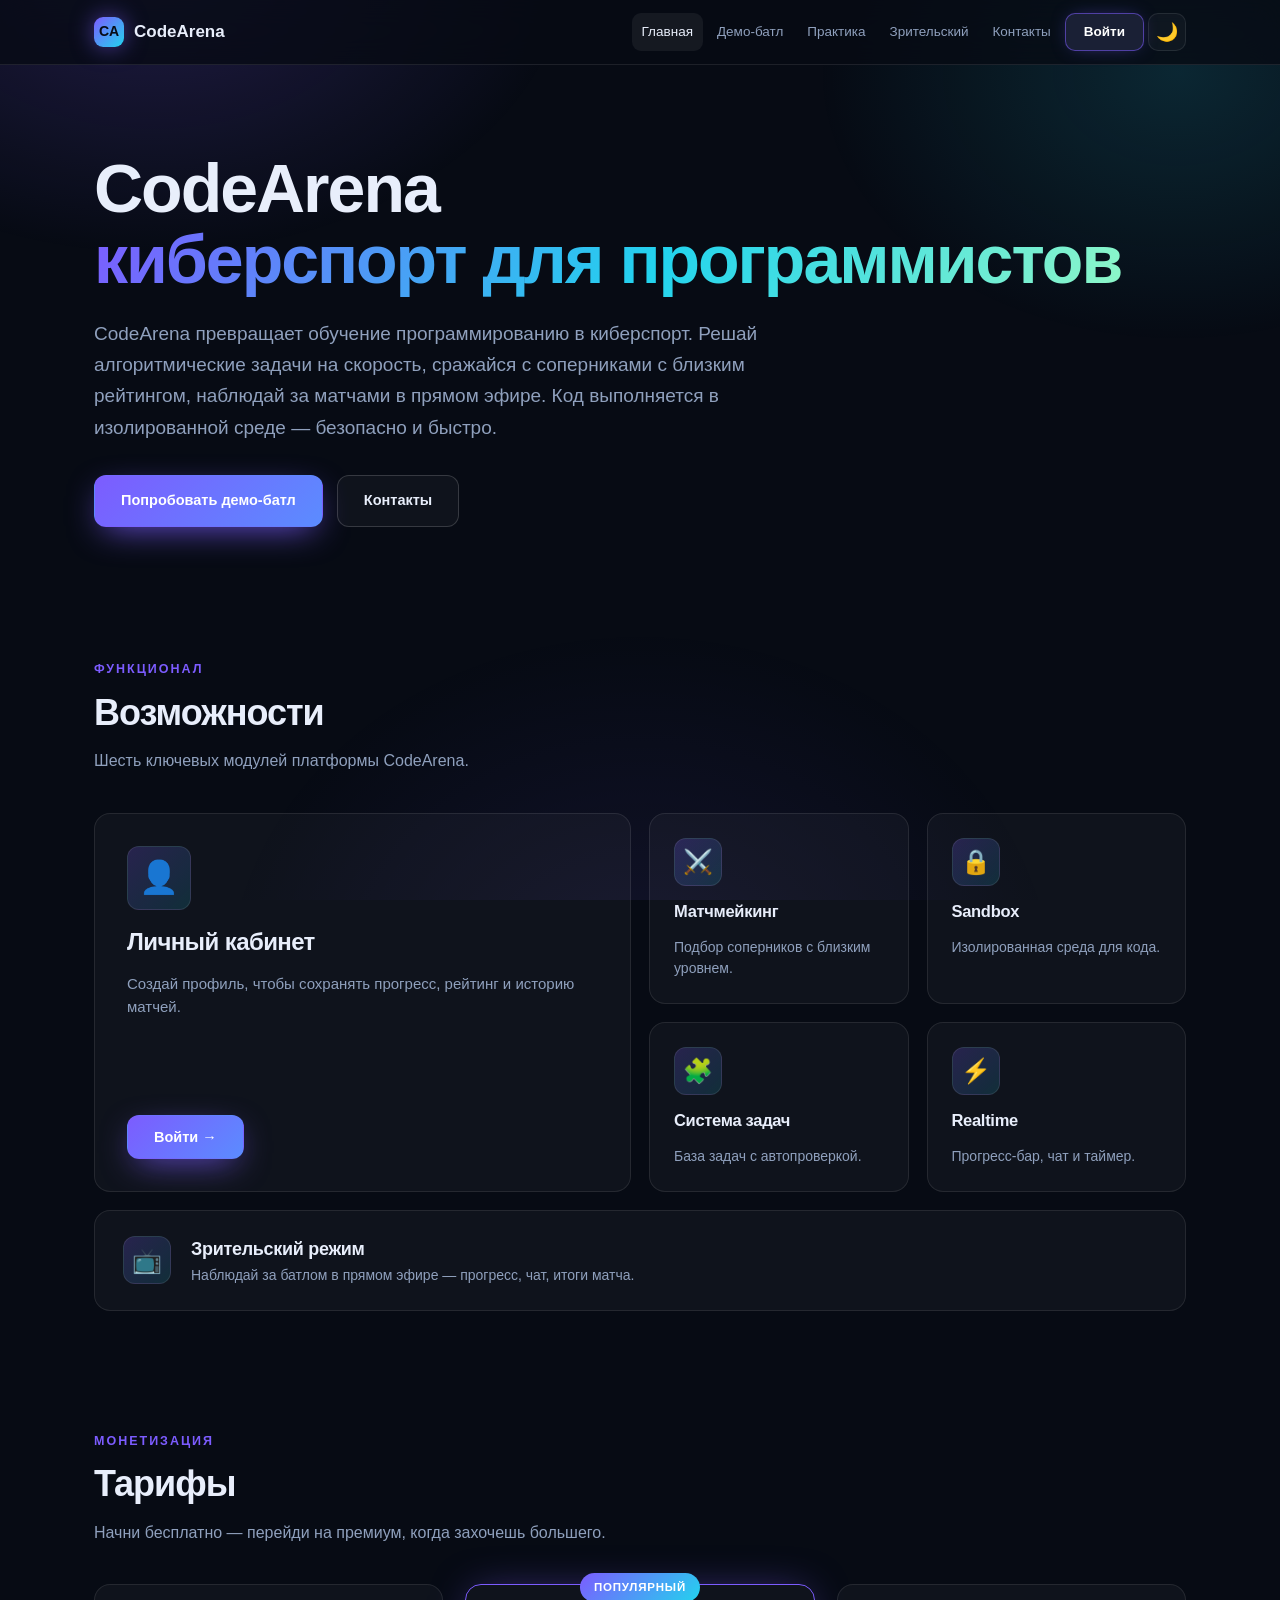
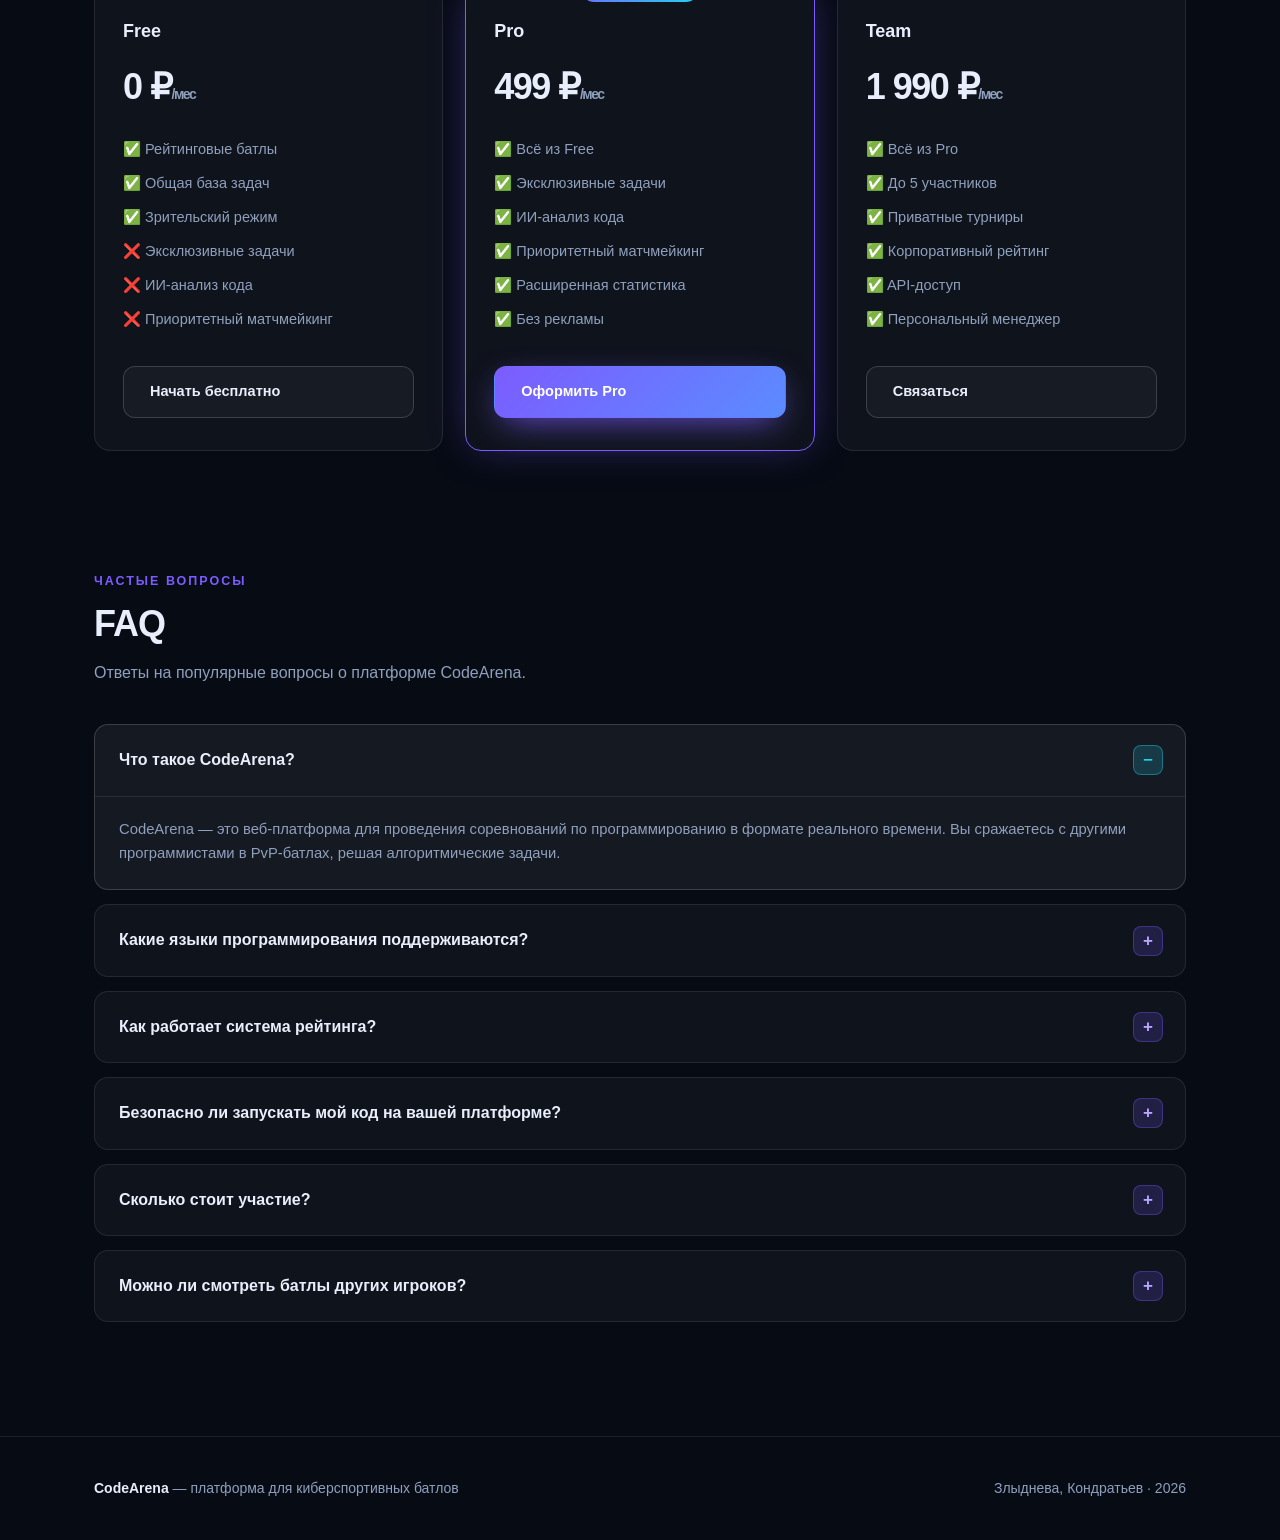
<file: index.html>
<!DOCTYPE html>
<html lang="ru">
<head>
  <meta charset="UTF-8">
  <meta name="viewport" content="width=device-width, initial-scale=1">
  <link rel="icon" type="image/svg+xml" href="favicon.svg">
  <title>CodeArena — платформа для киберспортивных батлов</title>
  <link rel="stylesheet" href="css/style.css">
  <link rel="stylesheet" href="css/auth.css">
</head>
<body>

<nav class="nav">
  <div class="container nav__inner">
    <a href="index.html" class="logo">
      <span class="logo__mark">CA</span> CodeArena
    </a>
    <button class="nav__toggle" aria-label="Меню">☰</button>
    <div class="nav__links" id="navLinks">
      <a href="index.html">Главная</a>
      <a href="demo.html">Демо-батл</a>
      <a href="practice.html">Практика</a>
      <a href="spectator.html">Зрительский</a>
      
      <a href="contacts.html">Контакты</a>
      
      <button class="theme-toggle" id="themeToggle" aria-label="Переключить тему">
        <span class="theme-toggle__icon">🌙</span>
      </button>
    </div>
  </div>
</nav>

<header class="hero">
  <div class="container">
    <h1>CodeArena<br><span class="grad">киберспорт для программистов</span></h1>
    <p class="hero__lead">
      CodeArena превращает обучение программированию в киберспорт. Решай
      алгоритмические задачи на скорость, сражайся с соперниками с близким
      рейтингом, наблюдай за матчами в прямом эфире. Код выполняется в
      изолированной среде — безопасно и быстро.
    </p>
    <div class="hero__actions">
      <a href="demo.html" class="btn btn--primary">Попробовать демо-батл</a>
      <a href="contacts.html" class="btn btn--ghost">Контакты</a>
    </div>
  </div>
</header>

<main>

  <!-- ВОЗМОЖНОСТИ (Bento-lite) -->
  <section class="bento-section">
    <div class="container">
      <div class="section-head">
        <span class="eyebrow">Функционал</span>
        <h2>Возможности</h2>
        <p>Шесть ключевых модулей платформы CodeArena.</p>
      </div>

      <div class="bento">

        <!-- Большая карточка — Личный кабинет (заполняется через JS) -->
        <div class="bento__card bento__card--big" id="bentoProfile">
          <div class="bento__icon">👤</div>
          <h3>Личный кабинет</h3>
          <p>Создай профиль, чтобы сохранять прогресс, рейтинг и историю матчей.</p>
        </div>

        <a href="features.html" class="bento__card bento__card--small">
          <div class="bento__icon">⚔️</div>
          <h3>Матчмейкинг</h3>
          <p>Подбор соперников с близким уровнем.</p>
        </a>

        <a href="features.html" class="bento__card bento__card--small">
          <div class="bento__icon">🔒</div>
          <h3>Sandbox</h3>
          <p>Изолированная среда для кода.</p>
        </a>

        <a href="features.html" class="bento__card bento__card--small">
          <div class="bento__icon">🧩</div>
          <h3>Система задач</h3>
          <p>База задач с автопроверкой.</p>
        </a>

        <a href="features.html" class="bento__card bento__card--small">
          <div class="bento__icon">⚡</div>
          <h3>Realtime</h3>
          <p>Прогресс-бар, чат и таймер.</p>
        </a>

        <a href="spectator.html" class="bento__card bento__card--wide">
          <div class="bento__icon">📺</div>
          <div>
            <h3>Зрительский режим</h3>
            <p>Наблюдай за батлом в прямом эфире — прогресс, чат, итоги матча.</p>
          </div>
        </a>

      </div>
    </div>
  </section>

  <!-- ТАРИФЫ -->
  <section>
    <div class="container">
      <div class="section-head">
        <span class="eyebrow">Монетизация</span>
        <h2>Тарифы</h2>
        <p>Начни бесплатно — перейди на премиум, когда захочешь большего.</p>
      </div>

      <div class="pricing-grid">
        <div class="pricing-card">
          <h3>Free</h3>
          <div class="pricing-price">0 ₽<small>/мес</small></div>
          <ul class="pricing-features">
            <li>✅ Рейтинговые батлы</li>
            <li>✅ Общая база задач</li>
            <li>✅ Зрительский режим</li>
            <li>❌ Эксклюзивные задачи</li>
            <li>❌ ИИ-анализ кода</li>
            <li>❌ Приоритетный матчмейкинг</li>
          </ul>
          <a href="pricing.html" class="btn btn--ghost">Начать бесплатно</a>
        </div>

        <div class="pricing-card pricing-card--featured">
          <div class="pricing-badge">Популярный</div>
          <h3>Pro</h3>
          <div class="pricing-price">499 ₽<small>/мес</small></div>
          <ul class="pricing-features">
            <li>✅ Всё из Free</li>
            <li>✅ Эксклюзивные задачи</li>
            <li>✅ ИИ-анализ кода</li>
            <li>✅ Приоритетный матчмейкинг</li>
            <li>✅ Расширенная статистика</li>
            <li>✅ Без рекламы</li>
          </ul>
          <a href="pricing.html" class="btn btn--primary">Оформить Pro</a>
        </div>

        <div class="pricing-card">
          <h3>Team</h3>
          <div class="pricing-price">1 990 ₽<small>/мес</small></div>
          <ul class="pricing-features">
            <li>✅ Всё из Pro</li>
            <li>✅ До 5 участников</li>
            <li>✅ Приватные турниры</li>
            <li>✅ Корпоративный рейтинг</li>
            <li>✅ API-доступ</li>
            <li>✅ Персональный менеджер</li>
          </ul>
          <a href="pricing.html" class="btn btn--ghost">Связаться</a>
        </div>
      </div>
    </div>
  </section>

  <!-- FAQ -->
  <section>
    <div class="container">
      <div class="section-head">
        <span class="eyebrow">Частые вопросы</span>
        <h2>FAQ</h2>
        <p>Ответы на популярные вопросы о платформе CodeArena.</p>
      </div>

      <details open>
        <summary>Что такое CodeArena?</summary>
        <div class="details__body">
          <p>CodeArena — это веб-платформа для проведения соревнований по программированию в формате реального времени. Вы сражаетесь с другими программистами в PvP-батлах, решая алгоритмические задачи.</p>
        </div>
      </details>

      <details>
        <summary>Какие языки программирования поддерживаются?</summary>
        <div class="details__body">
          <p>На старте: JavaScript, Python и C#. В будущем планируем добавить C++, Java, Go и Rust.</p>
        </div>
      </details>

      <details>
        <summary>Как работает система рейтинга?</summary>
        <div class="details__body">
          <p>Используется рейтинг ELO, как в шахматах. Победа над более сильным соперником даёт больше очков, поражение от слабого — отнимает больше. Это обеспечивает честный матчмейкинг.</p>
        </div>
      </details>

      <details>
        <summary>Безопасно ли запускать мой код на вашей платформе?</summary>
        <div class="details__body">
          <p>Да. Код выполняется в изолированных контейнерах (Docker + gVisor), которые не имеют доступа к основной системе. Ваш код не может навредить серверу или другим пользователям.</p>
        </div>
      </details>

      <details>
        <summary>Сколько стоит участие?</summary>
        <div class="details__body">
          <p>Базовый доступ бесплатный: участие в рейтинговых батлах, доступ к общей базе задач. Премиум-подписка открывает эксклюзивные задачи и ИИ-анализ кода. Подробнее — на странице <a href="pricing.html" style="color:var(--accent-2)">Тарифы</a>.</p>
        </div>
      </details>

      <details>
        <summary>Можно ли смотреть батлы других игроков?</summary>
        <div class="details__body">
          <p>Да, у нас есть зрительский режим. Вы можете наблюдать за батлом в прямом эфире, видеть прогресс обоих игроков и общаться в чате.</p>
        </div>
      </details>
    </div>
  </section>

</main>

<footer>
  <div class="container footer__inner">
    <div><b>CodeArena</b> — платформа для киберспортивных батлов</div>
    <div>Злыднева, Кондратьев · 2026</div>
  </div>
</footer>

<script src="js/auth.js"></script>
<script src="js/main.js"></script>
</body>
</html>
</file>
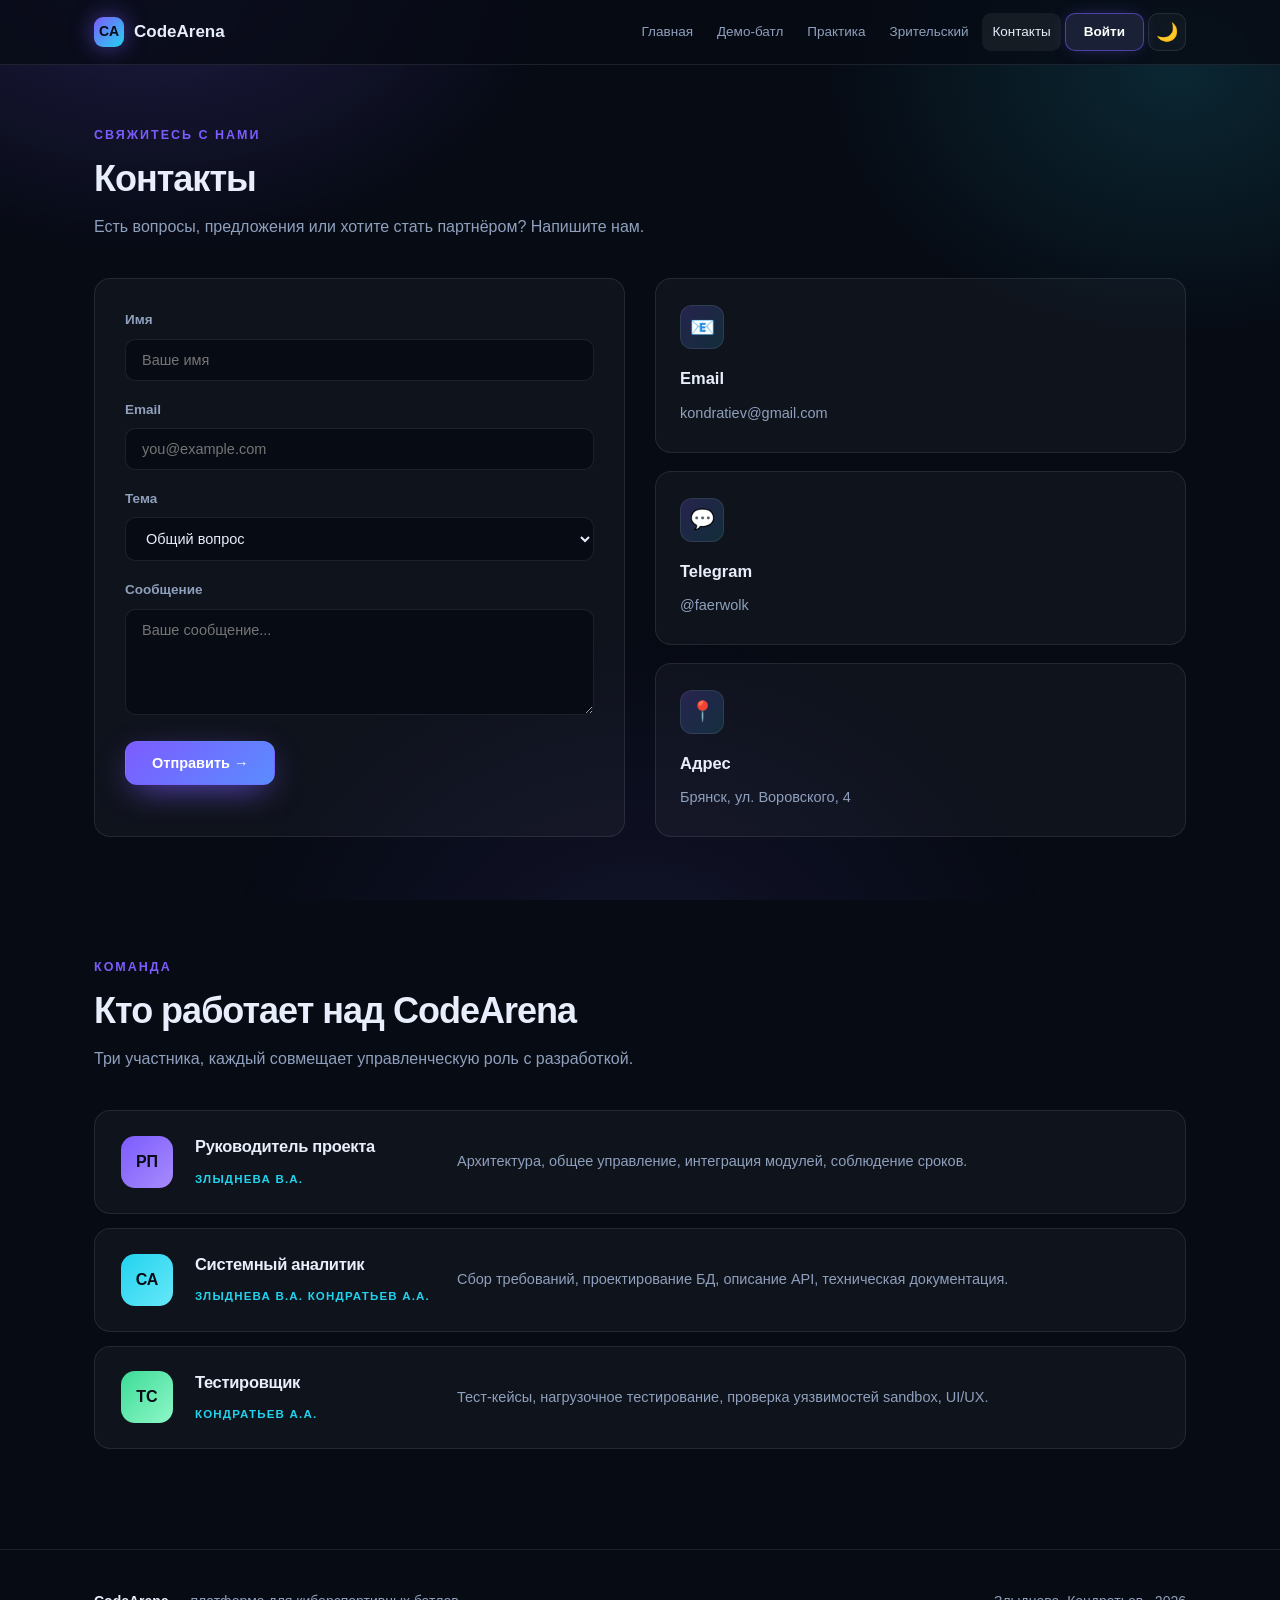
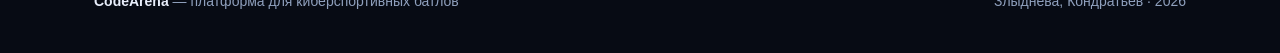
<file: contacts.html>
<!DOCTYPE html>
<html lang="ru">
<head>
  <meta charset="UTF-8">
  <meta name="viewport" content="width=device-width, initial-scale=1">
  <link rel="icon" type="image/svg+xml" href="favicon.svg">
  <title>Контакты и команда — CodeArena</title>
  <link rel="stylesheet" href="css/style.css">
  <link rel="stylesheet" href="css/auth.css">
</head>
<body>

<nav class="nav">
  <div class="container nav__inner">
    <a href="index.html" class="logo"><span class="logo__mark">CA</span> CodeArena</a>
    <button class="nav__toggle" aria-label="Меню">☰</button>
    <div class="nav__links" id="navLinks">
      <a href="index.html">Главная</a>
      <a href="demo.html">Демо-батл</a>
      <a href="practice.html">Практика</a>
      <a href="spectator.html">Зрительский</a>
      
      <a href="contacts.html">Контакты</a>
      <button class="theme-toggle" id="themeToggle" aria-label="Переключить тему">
        <span class="theme-toggle__icon">🌙</span>
      </button>
    </div>
  </div>
</nav>

<main>

  <!-- КОНТАКТЫ -->
  <section>
    <div class="container">
      <div class="section-head">
        <span class="eyebrow">Свяжитесь с нами</span>
        <h2>Контакты</h2>
        <p>Есть вопросы, предложения или хотите стать партнёром? Напишите нам.</p>
      </div>

      <div class="contact-grid">
        <form class="contact-form" onsubmit="event.preventDefault(); alert('Спасибо! Мы свяжемся с вами в ближайшее время.');">
          <div class="form-group">
            <label for="name">Имя</label>
            <input type="text" id="name" placeholder="Ваше имя" required>
          </div>
          <div class="form-group">
            <label for="email">Email</label>
            <input type="email" id="email" placeholder="you@example.com" required>
          </div>
          <div class="form-group">
            <label for="subject">Тема</label>
            <select id="subject">
              <option>Общий вопрос</option>
              <option>Сотрудничество</option>
              <option>Техническая поддержка</option>
              <option>Пресса</option>
            </select>
          </div>
          <div class="form-group">
            <label for="message">Сообщение</label>
            <textarea id="message" rows="5" placeholder="Ваше сообщение..." required></textarea>
          </div>
          <button type="submit" class="btn btn--primary">Отправить →</button>
        </form>

        <div class="contact-info">
          <div class="card">
            <div class="card__icon">📧</div>
            <h3>Email</h3>
            <p>kondratiev@gmail.com</p>
          </div>
          <div class="card">
            <div class="card__icon">💬</div>
            <h3>Telegram</h3>
            <p>@faerwolk</p>
          </div>
          <div class="card">
            <div class="card__icon">📍</div>
            <h3>Адрес</h3>
            <p>Брянск, ул. Воровского, 4</p>
          </div>
        </div>
      </div>
    </div>
  </section>

  <!-- КОМАНДА (списком) -->
  <section>
    <div class="container">
      <div class="section-head">
        <span class="eyebrow">Команда</span>
        <h2>Кто работает над CodeArena</h2>
        <p>Три участника, каждый совмещает управленческую роль с разработкой.</p>
      </div>

      <div class="team-list">

        <div class="team-item">
          <div class="team-item__avatar avatar avatar--a">РП</div>
          <div class="team-item__info">
            <h3>Руководитель проекта</h3>
            <span class="team-item__role">Злыднева В.А.</span>
          </div>
          <p class="team-item__desc">Архитектура, общее управление, интеграция модулей, соблюдение сроков.</p>
        </div>

        <div class="team-item">
          <div class="team-item__avatar avatar avatar--b">СА</div>
          <div class="team-item__info">
            <h3>Системный аналитик</h3>
            <span class="team-item__role">Злыднева В.А. Кондратьев А.А.</span>
          </div>
          <p class="team-item__desc">Сбор требований, проектирование БД, описание API, техническая документация.</p>
        </div>

        <div class="team-item">
          <div class="team-item__avatar avatar avatar--c">ТС</div>
          <div class="team-item__info">
            <h3>Тестировщик</h3>
            <span class="team-item__role">Кондратьев А.А.</span>
          </div>
          <p class="team-item__desc">Тест-кейсы, нагрузочное тестирование, проверка уязвимостей sandbox, UI/UX.</p>
        </div>

      </div>
    </div>
  </section>

</main>

<footer>
  <div class="container footer__inner">
    <div><b>CodeArena</b> — платформа для киберспортивных батлов</div>
    <div>Злыднева, Кондратьев · 2026</div>
  </div>
</footer>

<script src="js/auth.js"></script>
<script src="js/main.js"></script>
</body>
</html>
</file>
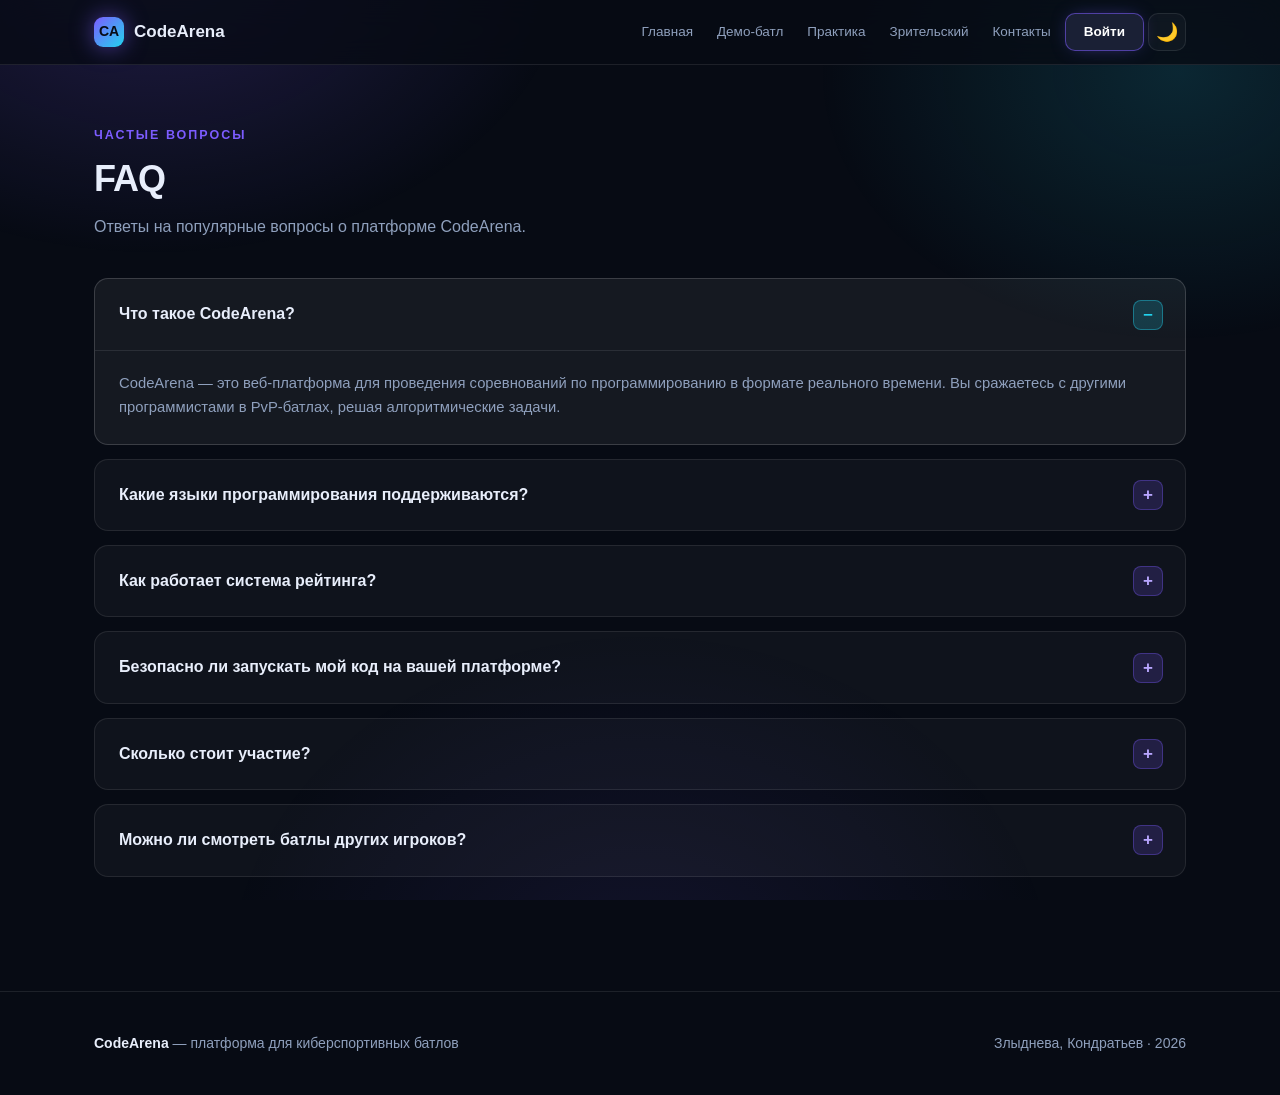
<file: faq.html>
<!DOCTYPE html>
<html lang="ru">
<head>
  <meta charset="UTF-8">
  <meta name="viewport" content="width=device-width, initial-scale=1">
  <link rel="icon" type="image/svg+xml" href="favicon.svg">
  <title>FAQ — CodeArena</title>
  <link rel="stylesheet" href="css/style.css">
  <link rel="stylesheet" href="css/auth.css">
</head>
<body>

<nav class="nav">
  <div class="container nav__inner">
    <a href="index.html" class="logo"><span class="logo__mark">CA</span> CodeArena</a>
    <button class="nav__toggle" aria-label="Меню">☰</button>
    <div class="nav__links" id="navLinks">
      <a href="index.html">Главная</a>
      <a href="demo.html">Демо-батл</a>
      <a href="practice.html">Практика</a>
      <a href="spectator.html">Зрительский</a>
      
      <a href="contacts.html">Контакты</a>
      
      <button class="theme-toggle" id="themeToggle" aria-label="Переключить тему">
        <span class="theme-toggle__icon">🌙</span>
      </button>
    </div>
  </div>
</nav>

<main>
  <section>
    <div class="container">
      <div class="section-head">
        <span class="eyebrow">Частые вопросы</span>
        <h2>FAQ</h2>
        <p>Ответы на популярные вопросы о платформе CodeArena.</p>
      </div>

      <details open>
        <summary>Что такое CodeArena?</summary>
        <div class="details__body">
          <p>CodeArena — это веб-платформа для проведения соревнований по программированию в формате реального времени. Вы сражаетесь с другими программистами в PvP-батлах, решая алгоритмические задачи.</p>
        </div>
      </details>

      <details>
        <summary>Какие языки программирования поддерживаются?</summary>
        <div class="details__body">
          <p>На старте: JavaScript, Python и C#. В будущем планируем добавить C++, Java, Go и Rust.</p>
        </div>
      </details>

      <details>
        <summary>Как работает система рейтинга?</summary>
        <div class="details__body">
          <p>Используется рейтинг ELO, как в шахматах. Победа над более сильным соперником даёт больше очков, поражение от слабого — отнимает больше. Это обеспечивает честный матчмейкинг.</p>
        </div>
      </details>

      <details>
        <summary>Безопасно ли запускать мой код на вашей платформе?</summary>
        <div class="details__body">
          <p>Да. Код выполняется в изолированных контейнерах (Docker + gVisor), которые не имеют доступа к основной системе. Ваш код не может навредить серверу или другим пользователям.</p>
        </div>
      </details>

      <details>
        <summary>Сколько стоит участие?</summary>
        <div class="details__body">
          <p>Базовый доступ бесплатный: участие в рейтинговых батлах, доступ к общей базе задач. Премиум-подписка открывает эксклюзивные задачи и ИИ-анализ кода. Подробнее — на странице <a href="pricing.html" style="color:var(--accent-2)">Тарифы</a>.</p>
        </div>
      </details>

      <details>
        <summary>Можно ли смотреть батлы других игроков?</summary>
        <div class="details__body">
          <p>Да, у нас есть зрительский режим. Вы можете наблюдать за батлом в прямом эфире, видеть прогресс обоих игроков и общаться в чате.</p>
        </div>
      </details>
    </div>
  </section>
</main>

<footer>
  <div class="container footer__inner">
    <div><b>CodeArena</b> — платформа для киберспортивных батлов</div>
    <div>Злыднева, Кондратьев · 2026</div>
  </div>
</footer>

<script src="js/auth.js"></script>
<script src="js/main.js"></script>
</body>
</html>
</file>
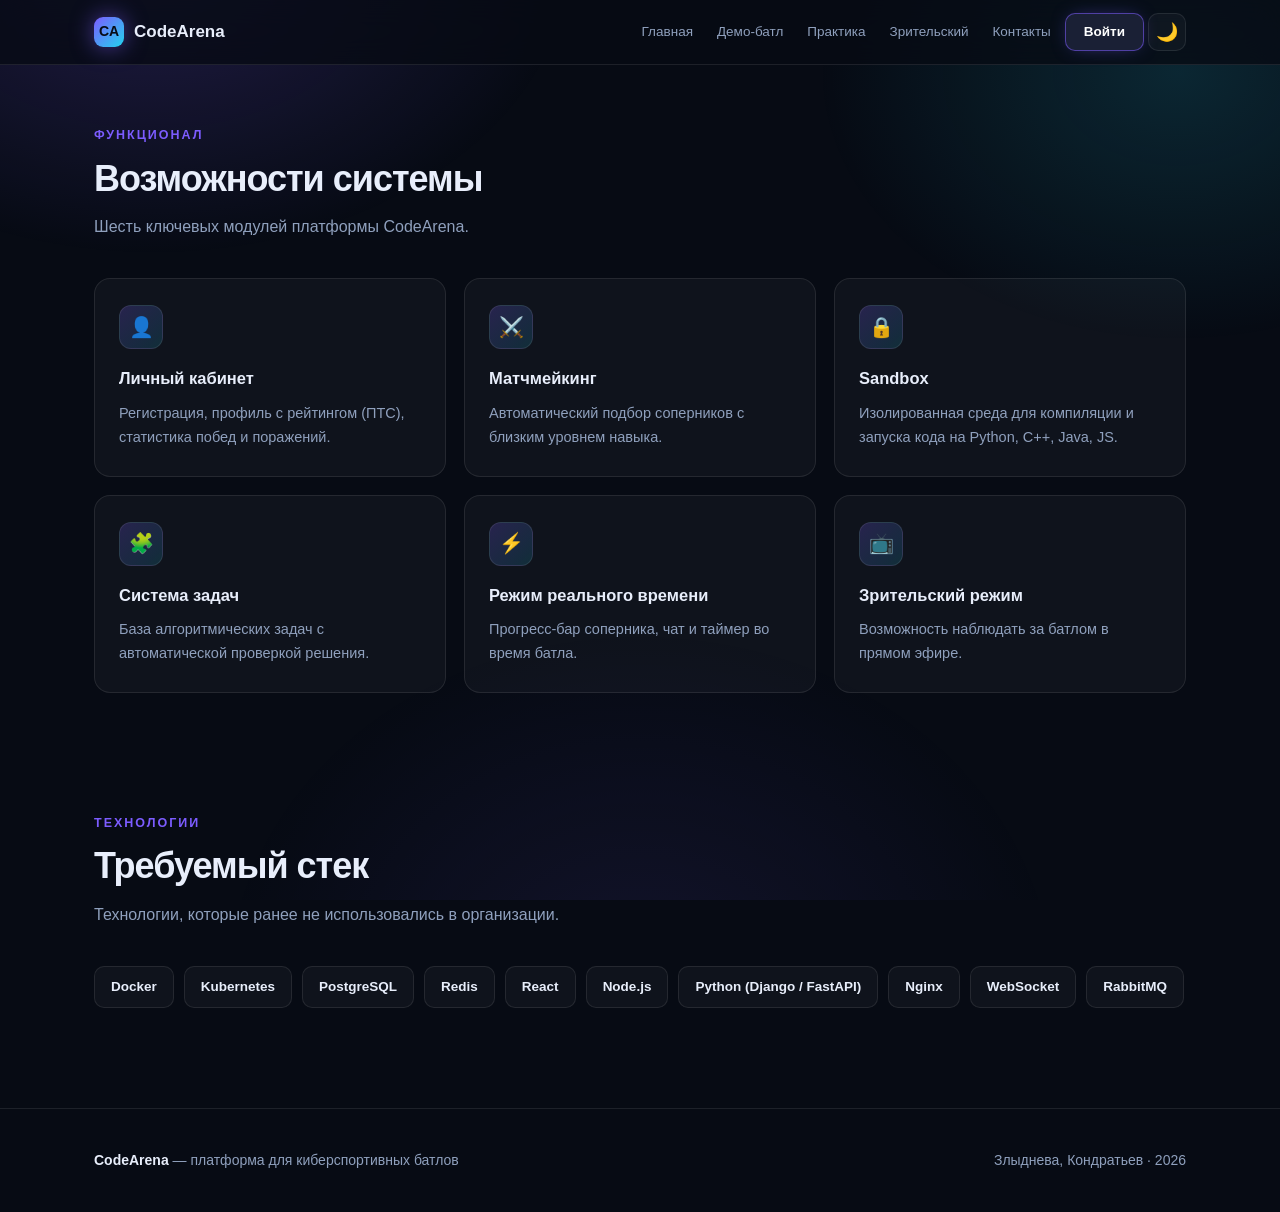
<file: features.html>
<!DOCTYPE html>
<html lang="ru">
<head>
  <meta charset="UTF-8">
  <meta name="viewport" content="width=device-width, initial-scale=1">
  <link rel="icon" type="image/svg+xml" href="favicon.svg">
  <title>Возможности — CodeArena</title>
  <link rel="stylesheet" href="css/style.css">
  <link rel="stylesheet" href="css/auth.css">
</head>
<body>

<nav class="nav">
  <div class="container nav__inner">
    <a href="index.html" class="logo"><span class="logo__mark">CA</span> CodeArena</a>
    <button class="nav__toggle" aria-label="Меню">☰</button>
    <div class="nav__links" id="navLinks">
      <a href="index.html">Главная</a>
      <a href="demo.html">Демо-батл</a>
      <a href="practice.html">Практика</a>
      <a href="spectator.html">Зрительский</a>
      
      <a href="contacts.html">Контакты</a>
      
      <button class="theme-toggle" id="themeToggle" aria-label="Переключить тему">
        <span class="theme-toggle__icon">🌙</span>
      </button>
    </div>
  </div>
</nav>

<main>
  <section>
    <div class="container">
      <div class="section-head">
        <span class="eyebrow">Функционал</span>
        <h2>Возможности системы</h2>
        <p>Шесть ключевых модулей платформы CodeArena.</p>
      </div>

      <div class="grid grid--3">
        <article class="card">
          <div class="card__icon">👤</div>
          <h3>Личный кабинет</h3>
          <p>Регистрация, профиль с рейтингом (ПТС), статистика побед и поражений.</p>
        </article>
        <article class="card">
          <div class="card__icon">⚔️</div>
          <h3>Матчмейкинг</h3>
          <p>Автоматический подбор соперников с близким уровнем навыка.</p>
        </article>
        <article class="card">
          <div class="card__icon">🔒</div>
          <h3>Sandbox</h3>
          <p>Изолированная среда для компиляции и запуска кода на Python, C++, Java, JS.</p>
        </article>
        <article class="card">
          <div class="card__icon">🧩</div>
          <h3>Система задач</h3>
          <p>База алгоритмических задач с автоматической проверкой решения.</p>
        </article>
        <article class="card">
          <div class="card__icon">⚡</div>
          <h3>Режим реального времени</h3>
          <p>Прогресс-бар соперника, чат и таймер во время батла.</p>
        </article>
        <article class="card">
          <div class="card__icon">📺</div>
          <h3>Зрительский режим</h3>
          <p>Возможность наблюдать за батлом в прямом эфире.</p>
        </article>
      </div>
    </div>
  </section>

  <section>
    <div class="container">
      <div class="section-head">
        <span class="eyebrow">Технологии</span>
        <h2>Требуемый стек</h2>
        <p>Технологии, которые ранее не использовались в организации.</p>
      </div>
      <div class="stack">
        <span>Docker</span>
        <span>Kubernetes</span>
        <span>PostgreSQL</span>
        <span>Redis</span>
        <span>React</span>
        <span>Node.js</span>
        <span>Python (Django / FastAPI)</span>
        <span>Nginx</span>
        <span>WebSocket</span>
        <span>RabbitMQ</span>
      </div>
    </div>
  </section>
</main>

<footer>
  <div class="container footer__inner">
    <div><b>CodeArena</b> — платформа для киберспортивных батлов</div>
    <div>Злыднева, Кондратьев · 2026</div>
  </div>
</footer>

<script src="js/auth.js"></script>
<script src="js/main.js"></script>
</body>
</html>
</file>
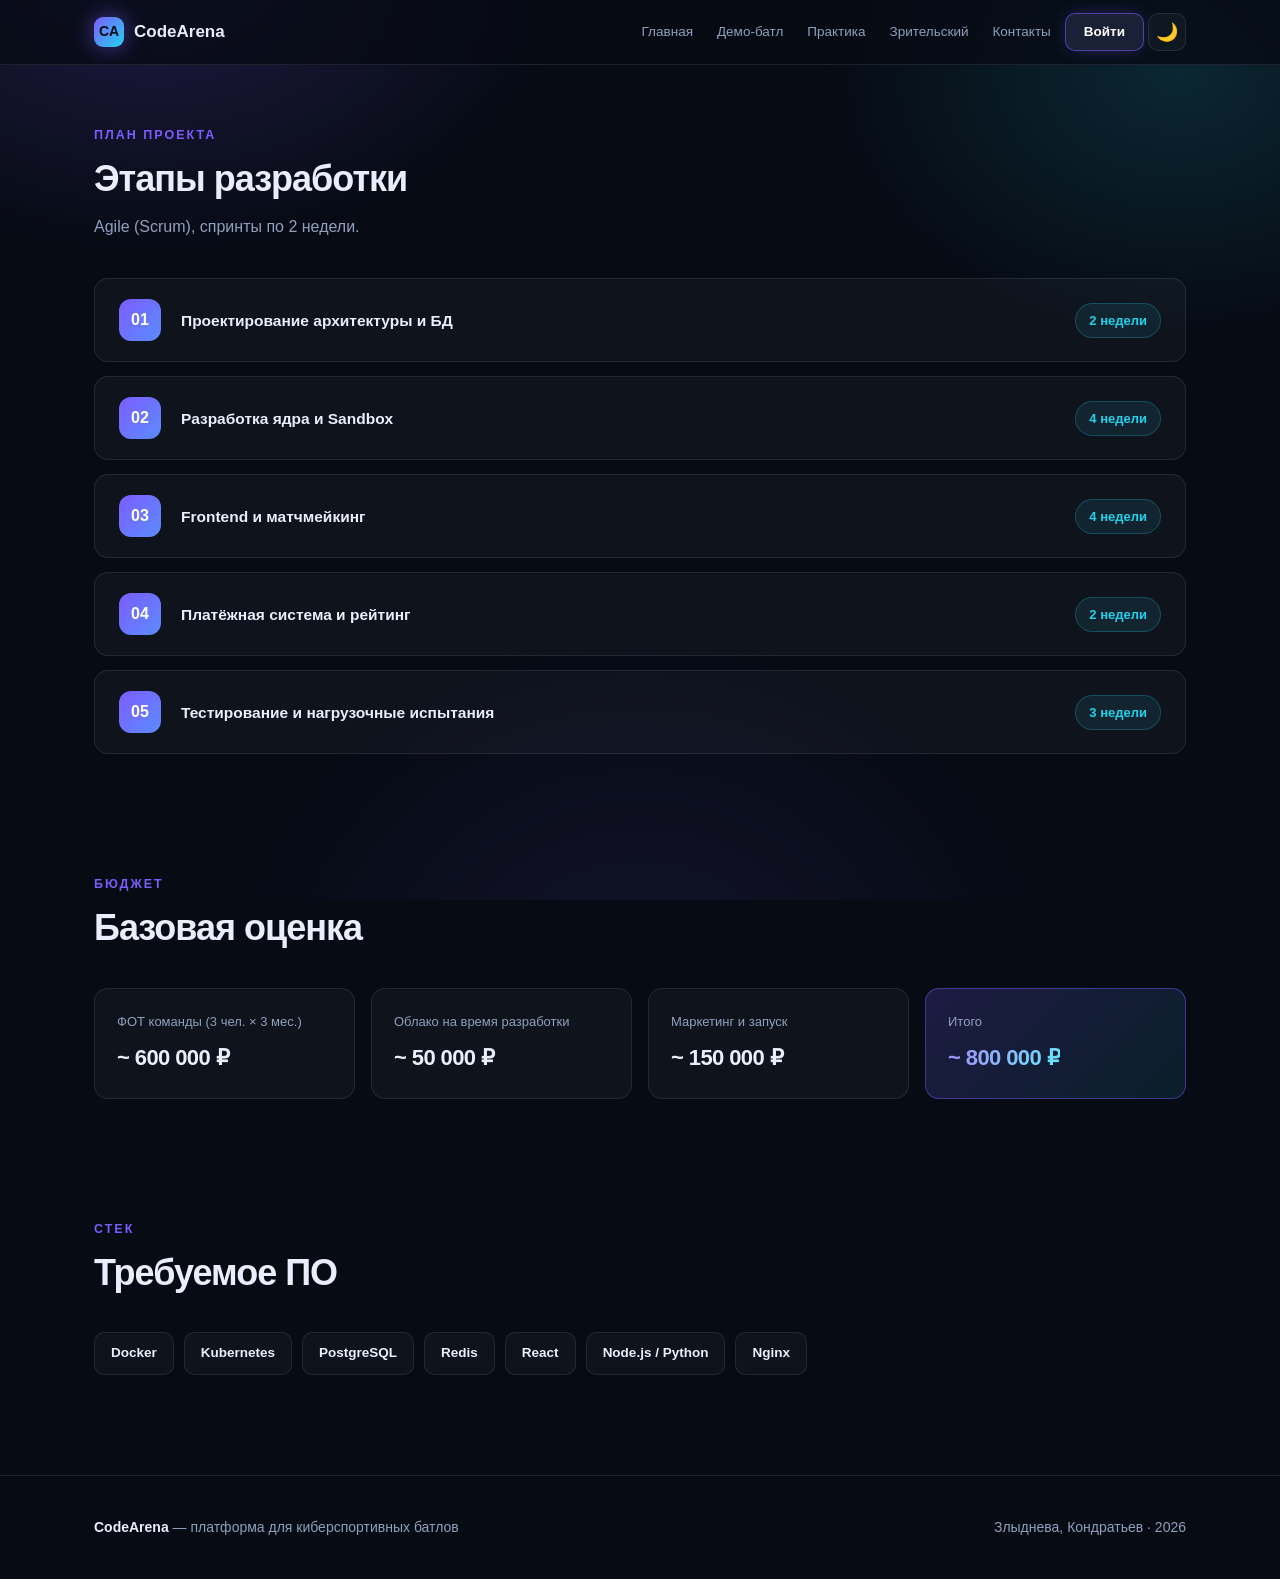
<file: plan.html>
<!DOCTYPE html>
<html lang="ru">
<head>
  <meta charset="UTF-8">
  <meta name="viewport" content="width=device-width, initial-scale=1">
  <link rel="icon" type="image/svg+xml" href="favicon.svg">
  <title>План — CodeArena</title>
  <link rel="stylesheet" href="css/style.css">
  <link rel="stylesheet" href="css/auth.css">
</head>
<body>

<nav class="nav">
  <div class="container nav__inner">
    <a href="index.html" class="logo"><span class="logo__mark">CA</span> CodeArena</a>
    <button class="nav__toggle" aria-label="Меню">☰</button>
    <div class="nav__links" id="navLinks">
      <a href="index.html">Главная</a>
      <a href="demo.html">Демо-батл</a>
      <a href="practice.html">Практика</a>
      <a href="spectator.html">Зрительский</a>
      
      <a href="contacts.html">Контакты</a>
      
      <button class="theme-toggle" id="themeToggle" aria-label="Переключить тему">
        <span class="theme-toggle__icon">🌙</span>
      </button>
    </div>
  </div>
</nav>

<main>
  <section>
    <div class="container">
      <div class="section-head">
        <span class="eyebrow">План проекта</span>
        <h2>Этапы разработки</h2>
        <p>Agile (Scrum), спринты по 2 недели.</p>
      </div>

      <div class="timeline">
        <div class="step"><div class="step__num"></div><div class="step__body"><h3>Проектирование архитектуры и БД</h3></div><div class="step__dur">2 недели</div></div>
        <div class="step"><div class="step__num"></div><div class="step__body"><h3>Разработка ядра и Sandbox</h3></div><div class="step__dur">4 недели</div></div>
        <div class="step"><div class="step__num"></div><div class="step__body"><h3>Frontend и матчмейкинг</h3></div><div class="step__dur">4 недели</div></div>
        <div class="step"><div class="step__num"></div><div class="step__body"><h3>Платёжная система и рейтинг</h3></div><div class="step__dur">2 недели</div></div>
        <div class="step"><div class="step__num"></div><div class="step__body"><h3>Тестирование и нагрузочные испытания</h3></div><div class="step__dur">3 недели</div></div>
      </div>
    </div>
  </section>

  <section>
    <div class="container">
      <div class="section-head">
        <span class="eyebrow">Бюджет</span>
        <h2>Базовая оценка</h2>
      </div>
      <div class="budget">
        <div class="budget__item"><span>ФОТ команды (3 чел. × 3 мес.)</span><b>~ 600 000 ₽</b></div>
        <div class="budget__item"><span>Облако на время разработки</span><b>~ 50 000 ₽</b></div>
        <div class="budget__item"><span>Маркетинг и запуск</span><b>~ 150 000 ₽</b></div>
        <div class="budget__item budget__item--total"><span>Итого</span><b>~ 800 000 ₽</b></div>
      </div>
    </div>
  </section>

  <section>
    <div class="container">
      <div class="section-head">
        <span class="eyebrow">Стек</span>
        <h2>Требуемое ПО</h2>
      </div>
      <div class="stack">
        <span>Docker</span><span>Kubernetes</span><span>PostgreSQL</span>
        <span>Redis</span><span>React</span><span>Node.js / Python</span><span>Nginx</span>
      </div>
    </div>
  </section>
</main>

<footer>
  <div class="container footer__inner">
    <div><b>CodeArena</b> — платформа для киберспортивных батлов</div>
    <div>Злыднева, Кондратьев · 2026</div>
  </div>
</footer>

<script src="js/auth.js"></script>
<script src="js/main.js"></script>
</body>
</html>
</file>
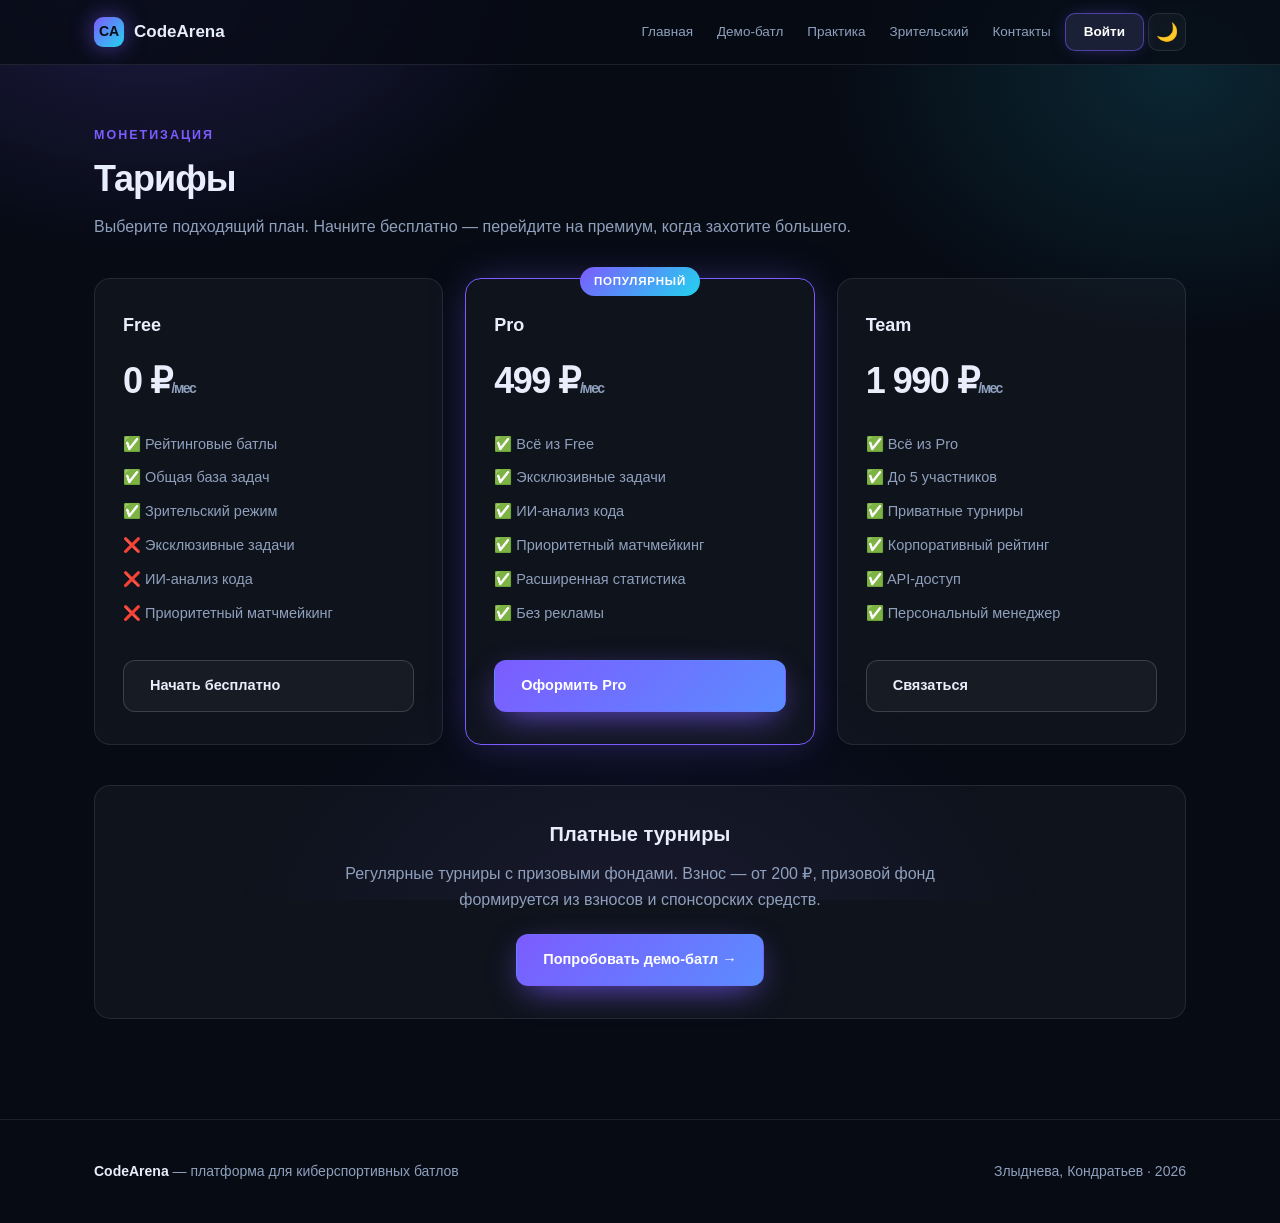
<file: pricing.html>
<!DOCTYPE html>
<html lang="ru">
<head>
  <meta charset="UTF-8">
  <meta name="viewport" content="width=device-width, initial-scale=1">
  <link rel="icon" type="image/svg+xml" href="favicon.svg">
  <title>Тарифы — CodeArena</title>
  <link rel="stylesheet" href="css/style.css">
  <link rel="stylesheet" href="css/auth.css">
</head>
<body>

<nav class="nav">
  <div class="container nav__inner">
    <a href="index.html" class="logo"><span class="logo__mark">CA</span> CodeArena</a>
    <button class="nav__toggle" aria-label="Меню">☰</button>
    <div class="nav__links" id="navLinks">
      <a href="index.html">Главная</a>
      <a href="demo.html">Демо-батл</a>
      <a href="practice.html">Практика</a>
      <a href="spectator.html">Зрительский</a>
      
      <a href="contacts.html">Контакты</a>
      
      <button class="theme-toggle" id="themeToggle" aria-label="Переключить тему">
        <span class="theme-toggle__icon">🌙</span>
      </button>
    </div>
  </div>
</nav>

<main>
  <section>
    <div class="container">
      <div class="section-head">
        <span class="eyebrow">Монетизация</span>
        <h2>Тарифы</h2>
        <p>Выберите подходящий план. Начните бесплатно — перейдите на премиум, когда захотите большего.</p>
      </div>

      <div class="pricing-grid">
        <div class="pricing-card">
          <h3>Free</h3>
          <div class="pricing-price">0 ₽<small>/мес</small></div>
          <ul class="pricing-features">
            <li>✅ Рейтинговые батлы</li>
            <li>✅ Общая база задач</li>
            <li>✅ Зрительский режим</li>
            <li>❌ Эксклюзивные задачи</li>
            <li>❌ ИИ-анализ кода</li>
            <li>❌ Приоритетный матчмейкинг</li>
          </ul>
          <a href="demo.html" class="btn btn--ghost">Начать бесплатно</a>
        </div>

        <div class="pricing-card pricing-card--featured">
          <div class="pricing-badge">Популярный</div>
          <h3>Pro</h3>
          <div class="pricing-price">499 ₽<small>/мес</small></div>
          <ul class="pricing-features">
            <li>✅ Всё из Free</li>
            <li>✅ Эксклюзивные задачи</li>
            <li>✅ ИИ-анализ кода</li>
            <li>✅ Приоритетный матчмейкинг</li>
            <li>✅ Расширенная статистика</li>
            <li>✅ Без рекламы</li>
          </ul>
          <a href="contacts.html" class="btn btn--primary">Оформить Pro</a>
        </div>

        <div class="pricing-card">
          <h3>Team</h3>
          <div class="pricing-price">1 990 ₽<small>/мес</small></div>
          <ul class="pricing-features">
            <li>✅ Всё из Pro</li>
            <li>✅ До 5 участников</li>
            <li>✅ Приватные турниры</li>
            <li>✅ Корпоративный рейтинг</li>
            <li>✅ API-доступ</li>
            <li>✅ Персональный менеджер</li>
          </ul>
          <a href="contacts.html" class="btn btn--ghost">Связаться</a>
        </div>
      </div>

      <div class="pricing-tournaments">
        <h3>Платные турниры</h3>
        <p>Регулярные турниры с призовыми фондами. Взнос — от 200 ₽, призовой фонд формируется из взносов и спонсорских средств.</p>
        <a href="demo.html" class="btn btn--primary">Попробовать демо-батл →</a>
      </div>
    </div>
  </section>
</main>

<footer>
  <div class="container footer__inner">
    <div><b>CodeArena</b> — платформа для киберспортивных батлов</div>
    <div>Злыднева, Кондратьев · 2026</div>
  </div>
</footer>

<script src="js/auth.js"></script>
<script src="js/main.js"></script>
</body>
</html>
</file>
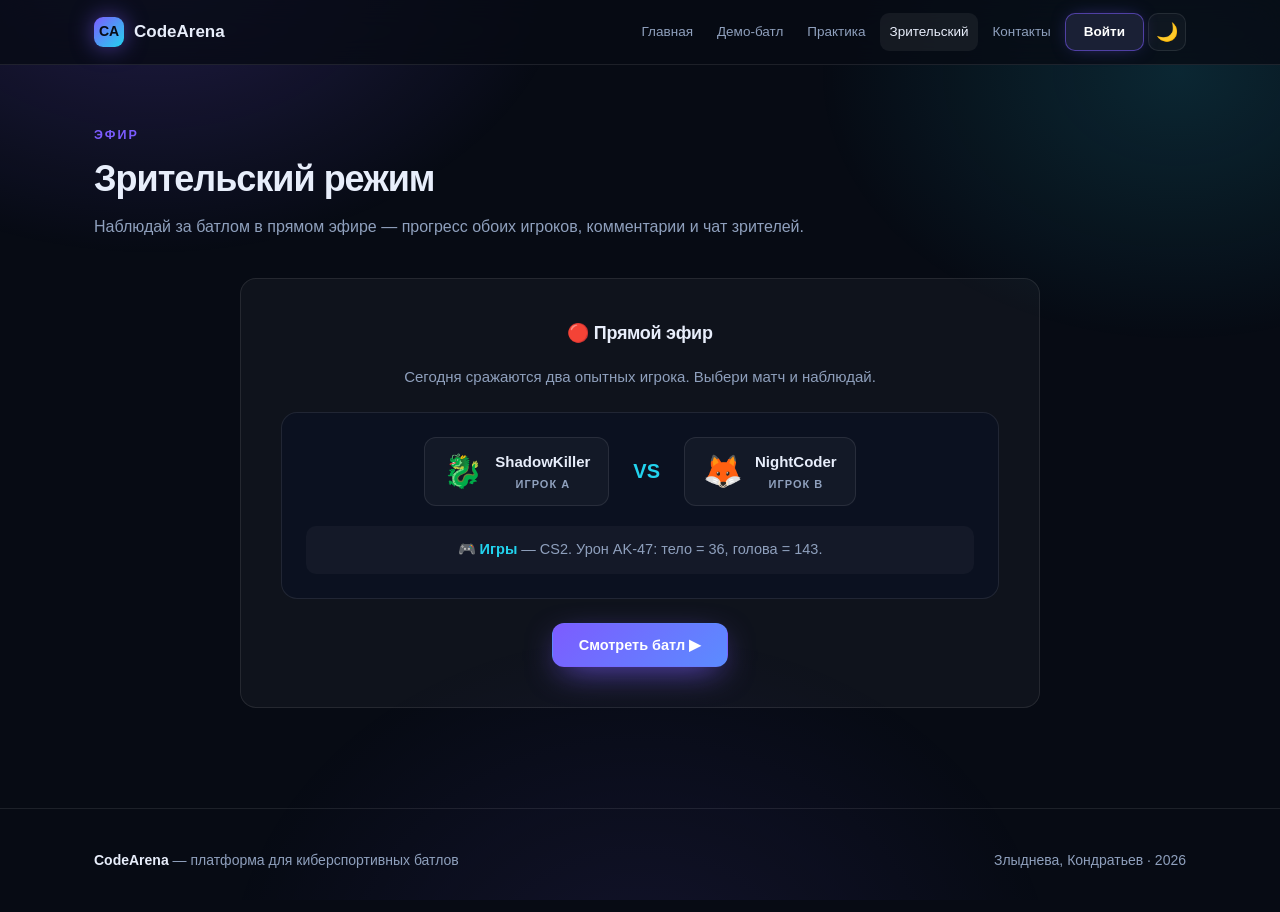
<file: spectator.html>
<!DOCTYPE html>
<html lang="ru">
<head>
  <meta charset="UTF-8">
  <meta name="viewport" content="width=device-width, initial-scale=1">
  <link rel="icon" type="image/svg+xml" href="favicon.svg">
  <title>Зрительский режим — CodeArena</title>
  <link rel="stylesheet" href="css/style.css">
  <link rel="stylesheet" href="css/auth.css">
</head>
<body>

<nav class="nav">
  <div class="container nav__inner">
    <a href="index.html" class="logo"><span class="logo__mark">CA</span> CodeArena</a>
    <button class="nav__toggle" aria-label="Меню">☰</button>
    <div class="nav__links" id="navLinks">
      <a href="index.html">Главная</a>
      <a href="demo.html">Демо-батл</a>
      <a href="practice.html">Практика</a>
      <a href="spectator.html">Зрительский</a>
      
      <a href="contacts.html">Контакты</a>
      
      <button class="theme-toggle" id="themeToggle" aria-label="Переключить тему">
        <span class="theme-toggle__icon">🌙</span>
      </button>
    </div>
  </div>
</nav>

<main>
  <section>
    <div class="container">
      <div class="section-head">
        <span class="eyebrow">Эфир</span>
        <h2>Зрительский режим</h2>
        <p>Наблюдай за батлом в прямом эфире — прогресс обоих игроков, комментарии и чат зрителей.</p>
      </div>

      <!-- Стартовый экран -->
      <div class="battle-intro" id="spectatorIntro">
        <h3>🔴 Прямой эфир</h3>
        <p style="margin-bottom: 22px;">Сегодня сражаются два опытных игрока. Выбери матч и наблюдай.</p>

        <div class="spectator__match-preview" id="matchPreview">
          <!-- заполняется JS -->
        </div>

        <button class="btn btn--primary" id="watchBtn">Смотреть батл ▶</button>
      </div>

      <!-- Экран трансляции -->
      <div class="spectator" id="spectatorScreen" style="display:none">

        <div class="spectator__top">
          <div class="spectator__live">
            <span class="spectator__dot"></span> LIVE
          </div>
          <div class="spectator__viewers">
            👁 <span id="viewersCount">127</span> зрителей
          </div>
        </div>

        <div class="spectator__timer-wrap">
          <div class="spectator__timer" id="spectatorTimer">02:00</div>
          <div class="spectator__status" id="spectatorStatus">Матч идёт...</div>
        </div>

        <div class="spectator__players">
          <div class="spectator__player">
            <div class="spectator__name" id="player1Name">
              <span class="spectator__avatar" id="player1Avatar">🐉</span>
              ShadowKiller
            </div>
            <div class="spectator__bar">
              <div class="spectator__fill spectator__fill--p1" id="p1Progress"></div>
            </div>
            <div class="spectator__percent" id="p1Percent">0 / 3 тестов</div>
          </div>

          <div class="spectator__vs">VS</div>

          <div class="spectator__player">
            <div class="spectator__name" id="player2Name">
              <span class="spectator__avatar" id="player2Avatar">🦊</span>
              NightCoder
            </div>
            <div class="spectator__bar">
              <div class="spectator__fill spectator__fill--p2" id="p2Progress"></div>
            </div>
            <div class="spectator__percent" id="p2Percent">0 / 3 тестов</div>
          </div>
        </div>

        <div class="spectator__task">
          <div class="spectator__task-cat" id="specTaskCat">🧮 Математика</div>
          <p class="spectator__task-desc" id="specTaskDesc">Загрузка...</p>
        </div>

        <!-- Чат -->
        <div class="spectator__chat">
          <div class="spectator__chat-header">
            💬 Чат эфира
          </div>
          <div class="spectator__chat-messages" id="chatMessages"></div>
          <div class="spectator__chat-input" id="chatInputBlock" style="display:none">
            <input type="text" id="chatInput" placeholder="Напиши что-нибудь..." maxlength="120">
            <button id="chatSend">→</button>
          </div>

<!-- Плашка для гостей -->
<div class="spectator__chat-guest" id="chatGuestBlock">
  <span>🔒 Войдите, чтобы писать в чат</span>
  <button class="btn btn--primary" id="chatLoginBtn">Войти</button>
</div>
        </div>

        <div class="spectator__actions">
          <button class="btn btn--ghost" id="newMatchBtn" style="display:none">Другой матч 🔄</button>
        </div>

      </div>

      <!-- Результат -->
      <div class="battle-summary" id="spectatorResult" style="display:none">
        <h3 id="resultTitle">Матч завершён</h3>
        <p id="resultText"></p>
        <button class="btn btn--primary" id="restartSpectator">Смотреть ещё 🔄</button>
      </div>

    </div>
  </section>
</main>

<footer>
  <div class="container footer__inner">
    <div><b>CodeArena</b> — платформа для киберспортивных батлов</div>
    <div>Злыднева, Кондратьев · 2026</div>
  </div>
</footer>

<script src="js/auth.js"></script>
<script src="js/main.js"></script>
<script src="js/spectator.js"></script>
</body>
</html>
</file>
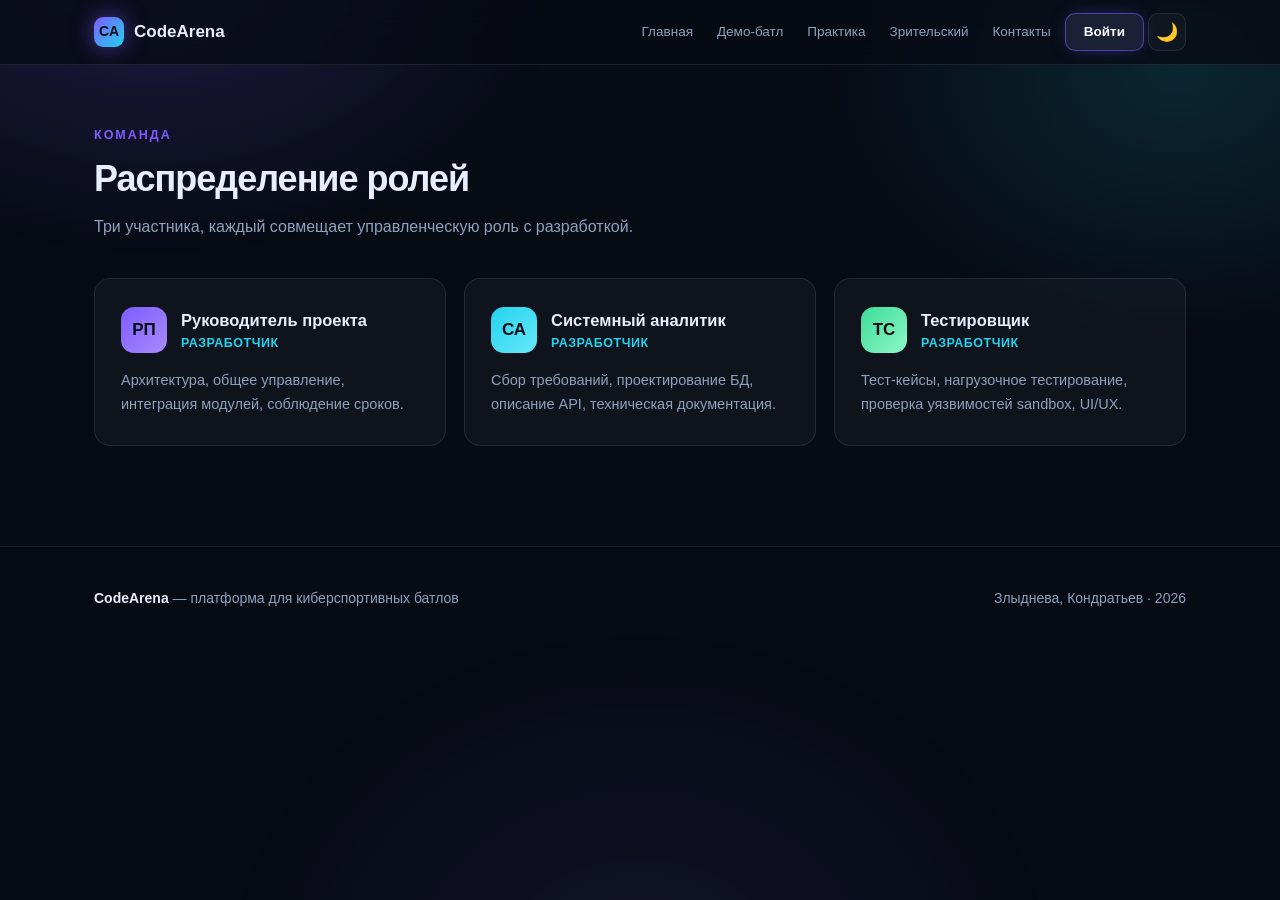
<file: team.html>
<!DOCTYPE html>
<html lang="ru">
<head>
  <meta charset="UTF-8">
  <meta name="viewport" content="width=device-width, initial-scale=1">
  <link rel="icon" type="image/svg+xml" href="favicon.svg">
  <title>Команда — CodeArena</title>
  <link rel="stylesheet" href="css/style.css">
  <link rel="stylesheet" href="css/auth.css">
</head>
<body>

<nav class="nav">
  <div class="container nav__inner">
    <a href="index.html" class="logo"><span class="logo__mark">CA</span> CodeArena</a>
    <button class="nav__toggle" aria-label="Меню">☰</button>
    <div class="nav__links" id="navLinks">
      <a href="index.html">Главная</a>
      <a href="demo.html">Демо-батл</a>
      <a href="practice.html">Практика</a>
      <a href="spectator.html">Зрительский</a>
      
      <a href="contacts.html">Контакты</a>
      
      <button class="theme-toggle" id="themeToggle" aria-label="Переключить тему">
        <span class="theme-toggle__icon">🌙</span>
      </button>
    </div>
  </div>
</nav>

<main>
  <section>
    <div class="container">
      <div class="section-head">
        <span class="eyebrow">Команда</span>
        <h2>Распределение ролей</h2>
        <p>Три участника, каждый совмещает управленческую роль с разработкой.</p>
      </div>

      <div class="grid grid--3">
        <article class="role">
          <div class="role__top">
            <div class="avatar avatar--a">РП</div>
            <h3>Руководитель проекта <small>Разработчик</small></h3>
          </div>
          <p>Архитектура, общее управление, интеграция модулей, соблюдение сроков.</p>
        </article>
        <article class="role">
          <div class="role__top">
            <div class="avatar avatar--b">СА</div>
            <h3>Системный аналитик <small>Разработчик</small></h3>
          </div>
          <p>Сбор требований, проектирование БД, описание API, техническая документация.</p>
        </article>
        <article class="role">
          <div class="role__top">
            <div class="avatar avatar--c">ТС</div>
            <h3>Тестировщик <small>Разработчик</small></h3>
          </div>
          <p>Тест-кейсы, нагрузочное тестирование, проверка уязвимостей sandbox, UI/UX.</p>
        </article>
      </div>
    </div>
  </section>
</main>

<footer>
  <div class="container footer__inner">
    <div><b>CodeArena</b> — платформа для киберспортивных батлов</div>
    <div>Злыднева, Кондратьев · 2026</div>
  </div>
</footer>

<script src="js/auth.js"></script>
<script src="js/main.js"></script>
</body>
</html>
</file>
<file: css/style.css>
/* ===== ТЕМЫ ===== */
:root {
  --bg: #070b14;
  --bg-2: #0b1120;
  --card: rgba(255,255,255,.035);
  --card-hover: rgba(255,255,255,.06);
  --border: rgba(255,255,255,.09);
  --border-strong: rgba(255,255,255,.16);
  --text: #e8eefb;
  --muted: #8fa0bd;
  --accent: #7c5cff;
  --accent-2: #22d3ee;
  --danger: #ff5c7a;
  --warn: #ffb454;
  --ok: #3ddc97;
  --radius: 16px;
  --maxw: 1140px;
  --shadow: 0 10px 34px -10px rgba(0,0,0,.6);
}

[data-theme="light"] {
  --bg: #f5f7fc;
  --bg-2: #ffffff;
  --card: rgba(0,0,0,.03);
  --card-hover: rgba(0,0,0,.06);
  --border: rgba(0,0,0,.09);
  --border-strong: rgba(0,0,0,.16);
  --text: #0d1424;
  --muted: #5a6a88;
  --accent: #6246ff;
  --accent-2: #0891b2;
  --shadow: 0 10px 34px -10px rgba(0,0,0,.15);
}

* { box-sizing: border-box; margin: 0; padding: 0; }
html { scroll-behavior: smooth; scroll-padding-top: 88px; }
body {
  font-family: "Inter","Segoe UI",-apple-system,Roboto,Arial,sans-serif;
  background: var(--bg);
  color: var(--text);
  line-height: 1.65;
  -webkit-font-smoothing: antialiased;
  overflow-x: hidden;
  transition: background .3s, color .3s;
}
body::before {
  content: "";
  position: fixed;
  inset: 0;
  z-index: -1;
  pointer-events: none;
  background:
    radial-gradient(700px 500px at 12% -5%, rgba(124,92,255,.22), transparent 60%),
    radial-gradient(600px 450px at 92% 8%, rgba(34,211,238,.14), transparent 60%),
    radial-gradient(700px 600px at 50% 110%, rgba(124,92,255,.10), transparent 60%);
  transition: opacity .3s;
}
[data-theme="light"] body::before { opacity: 0.35; }

a { color: inherit; text-decoration: none; }
ul { list-style: none; }

.container { width: 100%; max-width: var(--maxw); margin: 0 auto; padding: 0 24px; }

/* ===== NAV ===== */
.nav {
  position: sticky; top: 0; z-index: 100;
  background: rgba(7,11,20,.78);
  backdrop-filter: blur(14px); -webkit-backdrop-filter: blur(14px);
  border-bottom: 1px solid var(--border);
  transition: background .3s, border-color .3s;
}
[data-theme="light"] .nav { background: rgba(245,247,252,.85); }
.nav__inner {
  display: flex;
  align-items: center;
  justify-content: space-between;
  gap: 20px;
  height: 64px;
}
.logo {
  display: flex;
  align-items: center;
  gap: 10px;
  font-weight: 800;
  font-size: 17px;
  white-space: nowrap;
}
.logo__mark {
  width: 30px; height: 30px;
  display: grid; place-items: center;
  border-radius: 9px;
  background: linear-gradient(135deg, var(--accent), var(--accent-2));
  color: #080c16;
  font-weight: 900;
  font-size: 14px;
  box-shadow: 0 0 22px rgba(124,92,255,.55);
}
.nav__links {
  display: flex;
  gap: 4px;
  flex-wrap: wrap;
  align-items: center;
}
.nav__links a {
  font-size: 13.5px;
  color: var(--muted);
  padding: 8px 10px;
  border-radius: 9px;
  transition: .2s;
}
.nav__links a:hover,
.nav__links a.active {
  color: var(--text);
  background: var(--card-hover);
}
.nav__toggle {
  display: none;
  background: var(--card);
  border: 1px solid var(--border);
  color: var(--text);
  font-size: 20px;
  width: 40px;
  height: 40px;
  border-radius: 10px;
  cursor: pointer;
}

/* ===== THEME TOGGLE ===== */
.theme-toggle {
  background: var(--card);
  border: 1px solid var(--border);
  color: var(--text);
  width: 38px;
  height: 38px;
  border-radius: 10px;
  cursor: pointer;
  display: grid;
  place-items: center;
  font-size: 18px;
  transition: .25s;
}
.theme-toggle:hover {
  background: var(--card-hover);
  border-color: var(--border-strong);
}

/* ===== HERO ===== */
.hero { padding: 88px 0 72px; }
.hero h1 {
  font-size: clamp(38px,7vw,68px);
  line-height: 1.05;
  font-weight: 900;
  letter-spacing: -2px;
  margin-bottom: 22px;
}
.grad {
  background: linear-gradient(120deg, var(--accent) 0%, var(--accent-2) 55%, #8ef7c8 100%);
  -webkit-background-clip: text;
  background-clip: text;
  color: transparent;
}
.hero__lead {
  font-size: clamp(16px,2.2vw,19px);
  color: var(--muted);
  max-width: 720px;
  margin-bottom: 32px;
}
.hero__actions { display: flex; flex-wrap: wrap; gap: 14px; }

/* ===== BUTTONS ===== */
.btn {
  display: inline-flex;
  align-items: center;
  gap: 9px;
  padding: 13px 26px;
  border-radius: 12px;
  font-weight: 700;
  font-size: 14.5px;
  transition: .22s;
  border: 1px solid transparent;
  cursor: pointer;
}
.btn--primary {
  background: linear-gradient(135deg, var(--accent), #5b8cff);
  color: #fff;
  box-shadow: 0 10px 34px -10px rgba(124,92,255,.9);
}
.btn--primary:hover { transform: translateY(-2px); }
.btn--ghost {
  border-color: var(--border-strong);
  color: var(--text);
  background: var(--card);
}
.btn--ghost:hover {
  background: var(--card-hover);
  transform: translateY(-2px);
}

/* ===== SECTIONS ===== */
section { padding: 60px 0; }
.section-head { margin-bottom: 38px; max-width: 760px; }
.eyebrow {
  font-size: 12.5px;
  font-weight: 700;
  letter-spacing: 2px;
  text-transform: uppercase;
  color: var(--accent);
  margin-bottom: 12px;
  display: block;
}
h2 {
  font-size: clamp(26px,4vw,36px);
  font-weight: 850;
  letter-spacing: -1px;
  line-height: 1.18;
  margin-bottom: 14px;
}
.section-head p { color: var(--muted); font-size: 16px; }

/* ===== GRID + CARDS ===== */
.grid {
  display: grid;
  gap: 18px;
  grid-template-columns: repeat(auto-fit,minmax(265px,1fr));
}
.grid--3 { grid-template-columns: repeat(auto-fit,minmax(265px,1fr)); }
.card {
  background: var(--card);
  border: 1px solid var(--border);
  border-radius: var(--radius);
  padding: 26px 24px;
  transition: .25s;
  position: relative;
  overflow: hidden;
}
.card::after {
  content: "";
  position: absolute;
  top: 0; left: 0; right: 0;
  height: 2px;
  background: linear-gradient(90deg, var(--accent), var(--accent-2));
  opacity: 0;
  transition: .25s;
}
.card:hover {
  background: var(--card-hover);
  border-color: var(--border-strong);
  transform: translateY(-4px);
}
.card:hover::after { opacity: 1; }
.card--link { cursor: pointer; }
.card__icon {
  width: 44px; height: 44px;
  display: grid; place-items: center;
  border-radius: 12px;
  background: linear-gradient(135deg, rgba(124,92,255,.22), rgba(34,211,238,.14));
  border: 1px solid var(--border);
  font-size: 20px;
  margin-bottom: 16px;
}
.card h3 { font-size: 16.5px; font-weight: 750; margin-bottom: 9px; }
.card p { font-size: 14.5px; color: var(--muted); }

/* ===== CONCLUSION ===== */
.conclusion {
  background: linear-gradient(135deg, rgba(124,92,255,.13), rgba(34,211,238,.07));
  border: 1px solid var(--border-strong);
  border-radius: 22px;
  padding: 40px;
}
[data-theme="light"] .conclusion {
  background: linear-gradient(135deg, rgba(98,70,255,.08), rgba(8,145,178,.05));
}
.conclusion p { font-size: 16.5px; color: var(--text); max-width: 900px; }
.conclusion strong { color: var(--accent); }

/* ===== ROLES ===== */
.role {
  background: var(--card);
  border: 1px solid var(--border);
  border-radius: var(--radius);
  padding: 28px 26px;
  transition: .25s;
}
.role:hover {
  background: var(--card-hover);
  transform: translateY(-4px);
  border-color: var(--border-strong);
}
.role__top { display: flex; align-items: center; gap: 14px; margin-bottom: 16px; }
.avatar {
  width: 46px; height: 46px;
  border-radius: 13px;
  display: grid; place-items: center;
  font-weight: 900;
  font-size: 17px;
  color: #080c16;
  flex: 0 0 auto;
}
.avatar--a { background: linear-gradient(135deg,#7c5cff,#a78bfa); }
.avatar--b { background: linear-gradient(135deg,#22d3ee,#67e8f9); }
.avatar--c { background: linear-gradient(135deg,#3ddc97,#8ef7c8); }
.role h3 { font-size: 16.5px; font-weight: 780; line-height: 1.3; }
.role h3 small {
  display: block;
  font-size: 12.5px;
  font-weight: 600;
  color: var(--accent-2);
  letter-spacing: .5px;
  text-transform: uppercase;
  margin-top: 3px;
}
.role p { font-size: 14.5px; color: var(--muted); }

/* ===== TIMELINE ===== */
.timeline { display: grid; gap: 14px; counter-reset: step; }
.step {
  display: flex;
  align-items: center;
  gap: 20px;
  background: var(--card);
  border: 1px solid var(--border);
  border-radius: 14px;
  padding: 20px 24px;
  transition: .22s;
}
.step:hover {
  background: var(--card-hover);
  border-color: var(--border-strong);
  transform: translateX(5px);
}
.step__num {
  counter-increment: step;
  flex: 0 0 auto;
  width: 42px; height: 42px;
  border-radius: 12px;
  display: grid; place-items: center;
  font-weight: 900;
  font-size: 16px;
  color: #fff;
  background: linear-gradient(135deg, var(--accent), #5b8cff);
}
.step__num::before { content: counter(step,decimal-leading-zero); }
.step__body { flex: 1 1 auto; }
.step__body h3 { font-size: 15.5px; font-weight: 700; }
.step__dur {
  flex: 0 0 auto;
  font-size: 13px;
  font-weight: 700;
  color: var(--accent-2);
  background: rgba(34,211,238,.09);
  border: 1px solid rgba(34,211,238,.24);
  padding: 6px 13px;
  border-radius: 999px;
  white-space: nowrap;
}

/* ===== BUDGET ===== */
.budget {
  display: grid;
  gap: 16px;
  grid-template-columns: repeat(auto-fit,minmax(220px,1fr));
  margin-top: 34px;
}
.budget__item {
  background: var(--card);
  border: 1px solid var(--border);
  border-radius: 14px;
  padding: 22px;
}
.budget__item span {
  display: block;
  font-size: 13px;
  color: var(--muted);
  margin-bottom: 8px;
}
.budget__item b {
  font-size: 22px;
  font-weight: 850;
  letter-spacing: -.6px;
}
.budget__item--total {
  background: linear-gradient(135deg, rgba(124,92,255,.2), rgba(34,211,238,.1));
  border-color: rgba(124,92,255,.45);
}
.budget__item--total b {
  background: linear-gradient(120deg,#a78bfa,#67e8f9);
  -webkit-background-clip: text;
  background-clip: text;
  color: transparent;
}

/* ===== STACK ===== */
.stack { display: flex; flex-wrap: wrap; gap: 10px; margin-top: 26px; }
.stack span {
  font-size: 13.5px;
  font-weight: 600;
  padding: 9px 16px;
  border-radius: 10px;
  background: var(--card);
  border: 1px solid var(--border);
  color: var(--text);
  transition: .2s;
}
.stack span:hover {
  border-color: var(--accent);
  color: var(--accent);
  background: rgba(124,92,255,.13);
}

/* ===== CONTACTS ===== */
.contact-grid {
  display: grid;
  grid-template-columns: 1fr 1fr;
  gap: 30px;
}
.contact-form {
  background: var(--card);
  border: 1px solid var(--border);
  border-radius: var(--radius);
  padding: 30px;
}
.form-group { margin-bottom: 18px; }
.form-group label {
  display: block;
  font-size: 13.5px;
  font-weight: 600;
  margin-bottom: 7px;
  color: var(--muted);
}
.form-group input,
.form-group select,
.form-group textarea {
  width: 100%;
  padding: 12px 16px;
  border-radius: 10px;
  border: 1px solid var(--border);
  background: var(--bg);
  color: var(--text);
  font-family: inherit;
  font-size: 14.5px;
  transition: .2s;
}
.form-group input:focus,
.form-group select:focus,
.form-group textarea:focus {
  outline: none;
  border-color: var(--accent);
  box-shadow: 0 0 0 3px rgba(124,92,255,.15);
}
.contact-info { display: flex; flex-direction: column; gap: 18px; }

/* ===== PRICING ===== */
.pricing-grid {
  display: grid;
  grid-template-columns: repeat(auto-fit,minmax(260px,1fr));
  gap: 22px;
}
.pricing-card {
  background: var(--card);
  border: 1px solid var(--border);
  border-radius: var(--radius);
  padding: 32px 28px;
  position: relative;
  display: flex;
  flex-direction: column;
  transition: .25s;
}
.pricing-card:hover {
  transform: translateY(-4px);
  border-color: var(--border-strong);
}
.pricing-card--featured {
  border-color: var(--accent);
  box-shadow: 0 0 40px -10px rgba(124,92,255,.5);
}
.pricing-badge {
  position: absolute;
  top: -12px;
  left: 50%;
  transform: translateX(-50%);
  background: linear-gradient(135deg, var(--accent), var(--accent-2));
  color: #fff;
  font-size: 11.5px;
  font-weight: 800;
  padding: 5px 14px;
  border-radius: 999px;
  text-transform: uppercase;
  letter-spacing: .8px;
}
.pricing-card h3 {
  font-size: 18px;
  font-weight: 800;
  margin-bottom: 10px;
}
.pricing-price {
  font-size: 36px;
  font-weight: 900;
  letter-spacing: -1.5px;
  margin-bottom: 22px;
}
.pricing-price small {
  font-size: 14px;
  font-weight: 600;
  color: var(--muted);
}
.pricing-features { flex: 1 1 auto; margin-bottom: 24px; }
.pricing-features li {
  font-size: 14.5px;
  margin-bottom: 10px;
  color: var(--muted);
}
.pricing-tournaments {
  margin-top: 40px;
  background: var(--card);
  border: 1px solid var(--border);
  border-radius: var(--radius);
  padding: 32px;
  text-align: center;
}
.pricing-tournaments h3 {
  font-size: 20px;
  font-weight: 800;
  margin-bottom: 10px;
}
.pricing-tournaments p {
  color: var(--muted);
  margin-bottom: 20px;
  max-width: 600px;
  margin-left: auto;
  margin-right: auto;
}

/* ===== BATTLE ===== */
.battle {
  background: var(--card);
  border: 1px solid var(--border);
  border-radius: var(--radius);
  padding: 32px;
  max-width: 900px;
  margin: 0 auto;
}
.battle__session {
  text-align: center;
  font-size: 13px;
  font-weight: 700;
  letter-spacing: 1.5px;
  text-transform: uppercase;
  color: var(--accent-2);
  margin-bottom: 12px;
}
.battle__timer-wrap {
  text-align: center;
  margin-bottom: 32px;
  padding-bottom: 24px;
  border-bottom: 1px solid var(--border);
}
.battle__timer {
  font-size: 64px;
  font-weight: 900;
  letter-spacing: -3px;
  line-height: 1;
  background: linear-gradient(120deg, var(--accent), var(--accent-2));
  -webkit-background-clip: text;
  background-clip: text;
  color: transparent;
  font-variant-numeric: tabular-nums;
  display: inline-block;
}
.battle__timer.danger {
  background: linear-gradient(120deg, #ff5c7a, #ffb454);
  -webkit-background-clip: text;
  background-clip: text;
  color: transparent;
  animation: pulse 1s ease-in-out infinite;
}
@keyframes pulse { 50% { opacity: .55; } }
.battle__status {
  font-size: 14px;
  color: var(--muted);
  font-weight: 600;
  margin-top: 10px;
}
.battle__status.win { color: var(--ok); font-weight: 800; font-size: 15px; }
.battle__status.lose { color: var(--danger); font-weight: 800; font-size: 15px; }
.battle__status.draw { color: var(--warn); font-weight: 800; font-size: 15px; }

.battle__players {
  display: flex;
  align-items: center;
  gap: 24px;
  margin-bottom: 28px;
}
.battle__player { flex: 1 1 0; min-width: 0; }
.battle__name {
  font-size: 14px;
  font-weight: 700;
  margin-bottom: 8px;
  display: flex;
  align-items: center;
  gap: 6px;
}
.battle__avatar {
  width: 22px;
  height: 22px;
  border-radius: 50%;
  background: var(--bg-2);
  vertical-align: middle;
}
.battle__bar {
  height: 20px;
  background: var(--bg-2);
  border-radius: 999px;
  overflow: hidden;
  border: 1px solid var(--border);
  margin-bottom: 6px;
}
.battle__fill {
  height: 100%;
  width: 0%;
  border-radius: 999px;
  transition: width .4s ease;
}
.battle__fill--you { background: linear-gradient(90deg, var(--accent), #a78bfa); }
.battle__fill--enemy { background: linear-gradient(90deg, var(--danger), #ff8ba1); }
.battle__percent { font-size: 13px; font-weight: 700; color: var(--muted); }
.battle__vs {
  font-size: 18px;
  font-weight: 900;
  color: var(--accent-2);
  background: var(--card);
  border: 1px solid var(--border);
  padding: 10px 14px;
  border-radius: 12px;
  flex: 0 0 auto;
}

.enemy-state {
  font-size: 12px;
  font-weight: 600;
  margin-left: 6px;
  color: var(--warn);
}
.enemy-state.thinking { color: var(--muted); }
.enemy-state.error { color: var(--danger); animation: pulse 1s infinite; }

.battle__task {
  background: var(--bg-2);
  border: 1px solid var(--border);
  border-radius: 12px;
  padding: 18px 22px;
  margin-bottom: 20px;
}
.battle__task-cat {
  font-size: 12px;
  text-transform: uppercase;
  letter-spacing: 1.4px;
  font-weight: 800;
  color: var(--accent-2);
  margin-bottom: 8px;
}
.battle__task-desc {
  font-size: 16.5px;
  color: var(--text);
  font-weight: 600;
  line-height: 1.5;
}

.battle__editor { margin-bottom: 20px; }
.battle__editor label {
  display: block;
  font-size: 13px;
  font-weight: 600;
  color: var(--muted);
  margin-bottom: 8px;
}
.battle__editor textarea {
  width: 100%;
  min-height: 160px;
  padding: 16px 20px;
  background: #0a0f1c;
  color: #e8eefb;
  border: 1px solid var(--border);
  border-radius: 12px;
  font-family: "JetBrains Mono", Consolas, "Courier New", monospace;
  font-size: 14px;
  line-height: 1.6;
  resize: vertical;
  transition: .2s;
}
[data-theme="light"] .battle__editor textarea {
  background: #f0f3fa;
  color: #0d1424;
}
.battle__editor textarea:focus {
  outline: none;
  border-color: var(--accent);
  box-shadow: 0 0 0 3px rgba(124,92,255,.15);
}

.battle__result {
  font-size: 20px;
  font-weight: 800;
  text-align: center;
  margin-top: 20px;
  min-height: 28px;
}
.battle__result.win { color: var(--ok); }
.battle__result.lose { color: var(--danger); }
.battle__result.draw { color: var(--warn); }

/* ===== CATEGORY SELECTOR ===== */
.category-grid {
  display: grid;
  grid-template-columns: repeat(auto-fit, minmax(180px, 1fr));
  gap: 14px;
  margin: 24px 0 30px;
}
.category-card {
  display: flex;
  flex-direction: column;
  align-items: center;
  gap: 8px;
  padding: 22px 16px;
  background: var(--card);
  border: 1px solid var(--border);
  border-radius: 14px;
  cursor: pointer;
  color: var(--text);
  font-family: inherit;
  transition: .22s;
  text-align: center;
}
.category-card:hover {
  background: var(--card-hover);
  border-color: var(--border-strong);
  transform: translateY(-3px);
}
.category-card.active {
  background: linear-gradient(135deg, rgba(124,92,255,.22), rgba(34,211,238,.12));
  border-color: var(--accent);
  box-shadow: 0 0 30px -8px rgba(124,92,255,.7);
}
.category-card__icon { font-size: 30px; line-height: 1; }
.category-card__title {
  font-size: 15px;
  font-weight: 750;
  letter-spacing: -.2px;
}
.category-card__desc { font-size: 12.5px; color: var(--muted); }

/* ===== LANG TABS ===== */
.lang-tabs {
  display: flex;
  gap: 10px;
  margin: 20px 0 26px;
  flex-wrap: wrap;
  justify-content: center;
}
.lang-tab {
  display: inline-flex;
  align-items: center;
  gap: 8px;
  padding: 12px 22px;
  background: var(--card);
  border: 1px solid var(--border);
  border-radius: 12px;
  color: var(--muted);
  font-family: inherit;
  font-size: 14.5px;
  font-weight: 700;
  cursor: pointer;
  transition: .22s;
}
.lang-tab:hover {
  background: var(--card-hover);
  color: var(--text);
  transform: translateY(-2px);
}
.lang-tab.active {
  background: linear-gradient(135deg, rgba(124,92,255,.22), rgba(34,211,238,.12));
  border-color: var(--accent);
  color: #fff;
  box-shadow: 0 0 26px -6px rgba(124,92,255,.8);
}
.lang-tab__icon { font-size: 16px; }

/* ===== BATTLE INTRO ===== */
.battle-intro {
  background: var(--card);
  border: 1px solid var(--border);
  border-radius: var(--radius);
  padding: 40px;
  max-width: 800px;
  margin: 0 auto;
  text-align: center;
}
.battle-intro h3 {
  font-size: 18px;
  font-weight: 800;
  margin-bottom: 16px;
  text-align: center;
  letter-spacing: -.3px;
}
.battle-intro h3:not(:first-child) { margin-top: 30px; }
.battle-intro p { color: var(--muted); margin-bottom: 10px; font-size: 15px; }
.battle-intro code {
  background: var(--bg-2);
  padding: 2px 8px;
  border-radius: 6px;
  font-family: "JetBrains Mono", Consolas, monospace;
  font-size: 14px;
  color: var(--accent-2);
}
.battle-intro__rules {
  font-size: 14px !important;
  margin: 22px 0 26px !important;
  color: var(--text) !important;
}

/* ===== BATTLE SUMMARY ===== */
.battle-summary {
  background: var(--card);
  border: 1px solid var(--border-strong);
  border-radius: var(--radius);
  padding: 40px;
  max-width: 600px;
  margin: 0 auto;
  text-align: center;
}
.battle-summary h3 {
  font-size: 26px;
  font-weight: 850;
  margin-bottom: 14px;
  background: linear-gradient(120deg, var(--accent), var(--accent-2));
  -webkit-background-clip: text;
  background-clip: text;
  color: transparent;
}
.battle-summary p {
  font-size: 16px;
  color: var(--muted);
  margin-bottom: 26px;
}

#nextTask { margin-top: 14px; }

/* ===== FAQ / DETAILS ===== */
details {
  background: var(--card);
  border: 1px solid var(--border);
  border-radius: 14px;
  margin-bottom: 14px;
  overflow: hidden;
  transition: .22s;
}
details[open] {
  background: var(--card-hover);
  border-color: var(--border-strong);
}
summary {
  cursor: pointer;
  padding: 22px 56px 22px 24px;
  font-size: 16px;
  font-weight: 700;
  list-style: none;
  position: relative;
}
summary::-webkit-details-marker { display: none; }
summary::after {
  content: "+";
  position: absolute;
  right: 22px;
  top: 50%;
  transform: translateY(-50%);
  width: 28px;
  height: 28px;
  display: grid;
  place-items: center;
  border-radius: 8px;
  background: rgba(124,92,255,.18);
  border: 1px solid rgba(124,92,255,.35);
  color: #b9a6ff;
  font-size: 17px;
  font-weight: 700;
  transition: .25s;
}
details[open] summary::after {
  content: "–";
  background: rgba(34,211,238,.18);
  border-color: rgba(34,211,238,.4);
  color: var(--accent-2);
  transform: translateY(-50%) rotate(180deg);
}
.details__body {
  padding: 0 24px 24px;
  border-top: 1px solid var(--border);
  padding-top: 20px;
}
.details__body p { color: var(--muted); font-size: 14.8px; }
.details__body a { color: var(--accent-2); }

/* ===== FOOTER ===== */
footer {
  border-top: 1px solid var(--border);
  padding: 40px 0;
  margin-top: 40px;
}
.footer__inner {
  display: flex;
  justify-content: space-between;
  align-items: center;
  gap: 20px;
  flex-wrap: wrap;
  font-size: 14px;
  color: var(--muted);
}
.footer__inner b { color: var(--text); }

/* ===== RESPONSIVE ===== */
@media (max-width: 860px) {
  .nav__toggle { display: grid; place-items: center; }
  .nav__links {
    display: none;
    position: absolute;
    top: 64px;
    left: 0;
    right: 0;
    flex-direction: column;
    background: var(--bg);
    border-bottom: 1px solid var(--border);
    padding: 12px 24px 20px;
    gap: 4px;
    align-items: flex-start;
  }
  [data-theme="light"] .nav__links { background: var(--bg-2); }
  .nav__links.open { display: flex; }
  .nav__links a {
    padding: 12px 14px;
    font-size: 15px;
    width: 100%;
  }
  .hero { padding: 60px 0 50px; }
  section { padding: 50px 0; }
  .conclusion { padding: 28px 24px; }
  .step { flex-wrap: wrap; gap: 14px; }
  .step__dur { order: 3; }
  .contact-grid { grid-template-columns: 1fr; }
  .battle__players { flex-direction: column; gap: 16px; }
  .battle__vs { order: -1; }
  .battle { padding: 22px; }
  .battle__timer { font-size: 46px; }
  .battle__timer-wrap { margin-bottom: 24px; padding-bottom: 18px; }
  .battle-intro { padding: 26px 20px; }
  .lang-tabs { flex-direction: column; }
  .lang-tab { width: 100%; justify-content: center; }
}
@media (max-width: 520px) {
  .container { padding: 0 18px; }
  .card, .role, .pricing-card { padding: 22px 20px; }
  .footer__inner { flex-direction: column; align-items: flex-start; }
  .battle { padding: 18px; }
  .battle__timer { font-size: 38px; }
  .battle__players { gap: 12px; }
}

/* ===== PRINT ===== */
@media print {
  body { background: #fff; color: #000; }
  body::before, .nav, .hero__actions { display: none; }
  .card, .role, .step, table, details { border-color: #ccc; background: #fff; }
}

/* ===== STATS BAR ===== */
.stats {
  padding: 0 0 24px;
  margin-top: -40px;
}

.stats__grid {
  display: grid;
  grid-template-columns: repeat(auto-fit, minmax(150px, 1fr));
  gap: 20px;
  background: var(--card);
  border: 1px solid var(--border);
  border-radius: 20px;
  padding: 28px 32px;
  backdrop-filter: blur(10px);
  -webkit-backdrop-filter: blur(10px);
  position: relative;
  z-index: 2;
}

.stats__item {
  text-align: center;
  position: relative;
}

.stats__item:not(:last-child)::after {
  content: "";
  position: absolute;
  right: -10px;
  top: 20%;
  bottom: 20%;
  width: 1px;
  background: var(--border);
}

.stats__num {
  font-size: 34px;
  font-weight: 900;
  letter-spacing: -1.5px;
  line-height: 1;
  margin-bottom: 8px;
  background: linear-gradient(120deg, var(--accent), var(--accent-2));
  -webkit-background-clip: text;
  background-clip: text;
  color: transparent;
}

.stats__label {
  font-size: 12.5px;
  color: var(--muted);
  font-weight: 700;
  text-transform: uppercase;
  letter-spacing: 1.2px;
}

/* ===== BENTO GRID ===== */
.bento-section {
  padding: 24px 0 60px;
}

.bento {
  display: grid;
  grid-template-columns: repeat(6, 1fr);
  gap: 18px;
}

.bento__card {
  display: flex;
  flex-direction: column;
  gap: 14px;
  padding: 28px;
  background: var(--card);
  border: 1px solid var(--border);
  border-radius: var(--radius);
  position: relative;
  overflow: hidden;
  transition: .25s;
  color: inherit;
  text-decoration: none;
  min-height: 180px;
}

.bento__card::after {
  content: "";
  position: absolute;
  top: 0; left: 0; right: 0;
  height: 2px;
  background: linear-gradient(90deg, var(--accent), var(--accent-2));
  opacity: 0;
  transition: .25s;
}

.bento__card:hover {
  background: var(--card-hover);
  border-color: var(--border-strong);
  transform: translateY(-3px);
}

.bento__card:hover::after { opacity: 1; }

.bento__card--features { grid-column: span 4; }
.bento__card--pricing { grid-column: span 2; }
.bento__card--demo { grid-column: span 2; }
.bento__card--plan { grid-column: span 2; }
.bento__card--faq { grid-column: span 2; }
.bento__card--team { grid-column: span 6; min-height: auto; }

.bento__icon {
  width: 52px;
  height: 52px;
  display: grid;
  place-items: center;
  border-radius: 14px;
  background: linear-gradient(135deg, rgba(124,92,255,.22), rgba(34,211,238,.14));
  border: 1px solid var(--border);
  font-size: 26px;
  flex-shrink: 0;
}

.bento__card h3 {
  font-size: 20px;
  font-weight: 800;
  letter-spacing: -.4px;
  margin: 0;
  color: var(--text);
}

.bento__card p {
  font-size: 14.5px;
  color: var(--muted);
  margin: 0;
  line-height: 1.55;
}

.bento__arrow {
  position: absolute;
  top: 28px;
  right: 28px;
  font-size: 22px;
  color: var(--accent-2);
  opacity: 0;
  transform: translateX(-6px);
  transition: .25s;
}

.bento__card:hover .bento__arrow {
  opacity: 1;
  transform: translateX(0);
}

/* Список фич внутри карточки Возможности */
.bento__features-list {
  display: flex;
  flex-wrap: wrap;
  gap: 8px;
  margin-top: auto;
}

.bento__features-list span {
  font-size: 12.5px;
  padding: 6px 12px;
  border-radius: 8px;
  background: var(--bg-2);
  border: 1px solid var(--border);
  color: var(--text);
  font-weight: 600;
}

/* Роли внутри карточки Команда */
.bento__team-roles {
  display: flex;
  flex-wrap: wrap;
  gap: 12px;
  margin-top: auto;
}

.bento__role {
  display: flex;
  align-items: center;
  gap: 10px;
  padding: 10px 16px;
  background: var(--bg-2);
  border: 1px solid var(--border);
  border-radius: 12px;
  font-size: 13.5px;
  font-weight: 700;
  color: var(--text);
}

.bento__role-avatar {
  width: 28px;
  height: 28px;
  border-radius: 8px;
  display: grid;
  place-items: center;
  font-size: 11px;
  color: #080c16;
  font-weight: 900;
}

.bento__role-avatar--a { background: linear-gradient(135deg,#7c5cff,#a78bfa); }
.bento__role-avatar--b { background: linear-gradient(135deg,#22d3ee,#67e8f9); }
.bento__role-avatar--c { background: linear-gradient(135deg,#3ddc97,#8ef7c8); }

/* Адаптив */
@media (max-width: 900px) {
  .bento { grid-template-columns: repeat(2, 1fr); }
  .bento__card--features { grid-column: span 2; }
  .bento__card--pricing,
  .bento__card--demo,
  .bento__card--plan,
  .bento__card--faq { grid-column: span 1; }
  .bento__card--team { grid-column: span 2; }
}

@media (max-width: 560px) {
  .stats { margin-top: -20px; }
  .stats__grid { padding: 22px 20px; gap: 14px; }
  .stats__num { font-size: 26px; }
  .stats__item:not(:last-child)::after { display: none; }

  .bento { grid-template-columns: 1fr; }
  .bento__card { grid-column: span 1 !important; padding: 22px; }
  .bento__card h3 { font-size: 18px; }
  .bento__icon { width: 44px; height: 44px; font-size: 22px; }
}

/* ===== BENTO-LITE ===== */
.bento-section {
  padding: 60px 0;
}

.bento {
  display: grid;
  grid-template-columns: repeat(4, 1fr);
  gap: 18px;
}

.bento__card {
  display: flex;
  flex-direction: column;
  gap: 12px;
  padding: 24px;
  background: var(--card);
  border: 1px solid var(--border);
  border-radius: var(--radius);
  position: relative;
  overflow: hidden;
  transition: .25s;
  color: inherit;
  text-decoration: none;
  min-height: 150px;
}

.bento__card::after {
  content: "";
  position: absolute;
  top: 0; left: 0; right: 0;
  height: 2px;
  background: linear-gradient(90deg, var(--accent), var(--accent-2));
  opacity: 0;
  transition: .25s;
}

a.bento__card:hover {
  background: var(--card-hover);
  border-color: var(--border-strong);
  transform: translateY(-3px);
}

a.bento__card:hover::after { opacity: 1; }

/* Большая карточка 2×2 */
.bento__card--big {
  grid-column: span 2;
  grid-row: span 2;
  padding: 32px;
  min-height: 320px;
}

/* 4 маленькие — 1×1 */
.bento__card--small {
  grid-column: span 1;
}

/* Широкая карточка снизу */
.bento__card--wide {
  grid-column: span 4;
  flex-direction: row;
  align-items: center;
  gap: 20px;
  min-height: auto;
  padding: 24px 28px;
}

.bento__card--wide > div:last-child {
  flex: 1;
}

/* Иконки */
.bento__icon {
  width: 48px;
  height: 48px;
  display: grid;
  place-items: center;
  border-radius: 12px;
  background: linear-gradient(135deg, rgba(124,92,255,.22), rgba(34,211,238,.14));
  border: 1px solid var(--border);
  font-size: 24px;
  flex-shrink: 0;
}

.bento__card--big .bento__icon {
  width: 64px;
  height: 64px;
  font-size: 32px;
}

/* Заголовки и текст */
.bento__card h3 {
  font-size: 16.5px;
  font-weight: 800;
  letter-spacing: -.3px;
  margin: 0;
  color: var(--text);
}

.bento__card--big h3 {
  font-size: 24px;
  letter-spacing: -.6px;
}

.bento__card--wide h3 {
  font-size: 18px;
}

.bento__card p {
  font-size: 14px;
  color: var(--muted);
  margin: 0;
  line-height: 1.5;
}

.bento__card--big p {
  font-size: 15px;
}

/* Профиль внутри большой карточки */
.bento__profile {
  display: flex;
  align-items: center;
  gap: 16px;
  margin-top: 8px;
}

.bento__profile-avatar {
  width: 72px;
  height: 72px;
  border-radius: 50%;
  display: grid;
  place-items: center;
  font-size: 38px;
  background: linear-gradient(135deg, rgba(124,92,255,.3), rgba(34,211,238,.2));
  border: 2px solid var(--border-strong);
  flex-shrink: 0;
  line-height: 1;
}

.bento__profile-nick {
  font-size: 24px;
  font-weight: 850;
  letter-spacing: -.6px;
  color: var(--text);
  margin-bottom: 4px;
}

.bento__profile-status {
  font-size: 12px;
  color: var(--accent-2);
  font-weight: 700;
  text-transform: uppercase;
  letter-spacing: 1.2px;
}

/* Мини-статистика */
.bento__stats {
  display: grid;
  grid-template-columns: repeat(3, 1fr);
  gap: 12px;
  margin-top: 20px;
  padding-top: 20px;
  border-top: 1px solid var(--border);
}

.bento__stats > div { text-align: center; }

.bento__stats b {
  display: block;
  font-size: 26px;
  font-weight: 900;
  letter-spacing: -1px;
  background: linear-gradient(120deg, var(--accent), var(--accent-2));
  -webkit-background-clip: text;
  background-clip: text;
  color: transparent;
  line-height: 1;
  margin-bottom: 6px;
}

.bento__stats span {
  font-size: 11px;
  color: var(--muted);
  font-weight: 700;
  text-transform: uppercase;
  letter-spacing: 1px;
}

/* Кнопки */
.bento__cta {
  margin-top: auto;
  align-self: flex-start;
}

.bento__actions {
  display: flex;
  gap: 10px;
  margin-top: auto;
  padding-top: 20px;
}

.bento__actions button {
  flex: 1;
  padding: 11px 18px;
  border-radius: 10px;
  font-family: inherit;
  font-size: 13.5px;
  font-weight: 700;
  cursor: pointer;
  border: 1px solid var(--border-strong);
  background: var(--card);
  color: var(--text);
  transition: .2s;
}

.bento__actions button:hover {
  background: var(--card-hover);
  border-color: var(--accent);
}

/* Адаптив */
@media (max-width: 900px) {
  .bento { grid-template-columns: repeat(2, 1fr); }
  .bento__card--big { grid-column: span 2; grid-row: span 1; min-height: auto; }
  .bento__card--wide { grid-column: span 2; }
}

@media (max-width: 560px) {
  .bento { grid-template-columns: 1fr; }
  .bento__card--big,
  .bento__card--wide { grid-column: span 1; }
  .bento__card--wide { flex-direction: column; align-items: flex-start; }
  .bento__profile-avatar { width: 56px; height: 56px; font-size: 28px; }
  .bento__profile-nick { font-size: 20px; }
  .bento__stats b { font-size: 20px; }
}


/* ============================================================
   ЗРИТЕЛЬСКИЙ РЕЖИМ
   ============================================================ */
.spectator__match-preview {
  background: var(--bg-2);
  border: 1px solid var(--border);
  border-radius: 16px;
  padding: 24px;
  margin-bottom: 24px;
}
.spectator__preview-players {
  display: flex;
  align-items: center;
  justify-content: center;
  gap: 24px;
  margin-bottom: 20px;
  flex-wrap: wrap;
}
.spectator__preview-player {
  display: flex;
  align-items: center;
  gap: 12px;
  padding: 12px 18px;
  background: var(--card);
  border: 1px solid var(--border);
  border-radius: 12px;
}
.spectator__preview-avatar { font-size: 32px; line-height: 1; }
.spectator__preview-nick {
  font-size: 15px;
  font-weight: 750;
  color: var(--text);
}
.spectator__preview-role {
  font-size: 11px;
  color: var(--muted);
  text-transform: uppercase;
  letter-spacing: 1px;
  font-weight: 700;
}
.spectator__preview-vs {
  font-size: 20px;
  font-weight: 900;
  color: var(--accent-2);
}
.spectator__preview-task {
  font-size: 14.5px;
  color: var(--muted);
  text-align: center;
  padding: 12px;
  background: var(--card);
  border-radius: 10px;
}
.spectator__preview-task b { color: var(--accent-2); }

/* ===== Экран трансляции ===== */
.spectator {
  background: var(--card);
  border: 1px solid var(--border);
  border-radius: var(--radius);
  padding: 28px;
  max-width: 900px;
  margin: 0 auto;
}

.spectator__top {
  display: flex;
  justify-content: space-between;
  align-items: center;
  margin-bottom: 16px;
  flex-wrap: wrap;
  gap: 10px;
}
.spectator__live {
  display: inline-flex;
  align-items: center;
  gap: 8px;
  font-size: 12.5px;
  font-weight: 800;
  letter-spacing: 1.5px;
  color: #ff5c7a;
  background: rgba(255,92,122,.1);
  border: 1px solid rgba(255,92,122,.35);
  padding: 6px 12px;
  border-radius: 999px;
}
.spectator__dot {
  width: 8px;
  height: 8px;
  border-radius: 50%;
  background: #ff5c7a;
  box-shadow: 0 0 10px #ff5c7a;
  animation: pulse 1.5s ease-in-out infinite;
}
.spectator__viewers {
  font-size: 13.5px;
  color: var(--muted);
  font-weight: 600;
}

.spectator__timer-wrap {
  text-align: center;
  margin-bottom: 26px;
  padding-bottom: 20px;
  border-bottom: 1px solid var(--border);
}
.spectator__timer {
  font-size: 56px;
  font-weight: 900;
  letter-spacing: -3px;
  line-height: 1;
  background: linear-gradient(120deg, var(--accent), var(--accent-2));
  -webkit-background-clip: text;
  background-clip: text;
  color: transparent;
  font-variant-numeric: tabular-nums;
  display: inline-block;
}
.spectator__timer.danger {
  background: linear-gradient(120deg, #ff5c7a, #ffb454);
  -webkit-background-clip: text;
  background-clip: text;
  color: transparent;
  animation: pulse 1s infinite;
}
.spectator__status {
  font-size: 14px;
  color: var(--muted);
  font-weight: 600;
  margin-top: 8px;
}

.spectator__players {
  display: flex;
  align-items: center;
  gap: 24px;
  margin-bottom: 24px;
}
.spectator__player { flex: 1 1 0; min-width: 0; }
.spectator__name {
  font-size: 14px;
  font-weight: 700;
  margin-bottom: 8px;
  display: flex;
  align-items: center;
  gap: 8px;
}
.spectator__avatar { font-size: 22px; line-height: 1; }
.spectator__bar {
  height: 18px;
  background: var(--bg-2);
  border-radius: 999px;
  overflow: hidden;
  border: 1px solid var(--border);
  margin-bottom: 6px;
}
.spectator__fill {
  height: 100%;
  width: 0%;
  border-radius: 999px;
  transition: width .4s ease;
}
.spectator__fill--p1 { background: linear-gradient(90deg, #7c5cff, #a78bfa); }
.spectator__fill--p2 { background: linear-gradient(90deg, #22d3ee, #67e8f9); }
.spectator__percent {
  font-size: 12.5px;
  font-weight: 700;
  color: var(--muted);
}
.spectator__vs {
  font-size: 18px;
  font-weight: 900;
  color: var(--accent-2);
  background: var(--card);
  border: 1px solid var(--border);
  padding: 10px 14px;
  border-radius: 12px;
  flex: 0 0 auto;
}

.spectator__task {
  background: var(--bg-2);
  border: 1px solid var(--border);
  border-radius: 12px;
  padding: 16px 20px;
  margin-bottom: 20px;
}
.spectator__task-cat {
  font-size: 12px;
  text-transform: uppercase;
  letter-spacing: 1.4px;
  font-weight: 800;
  color: var(--accent-2);
  margin-bottom: 6px;
}
.spectator__task-desc {
  font-size: 15.5px;
  color: var(--text);
  font-weight: 600;
  line-height: 1.5;
}

/* ===== Чат ===== */
.spectator__chat {
  background: var(--bg-2);
  border: 1px solid var(--border);
  border-radius: 14px;
  overflow: hidden;
}
.spectator__chat-header {
  padding: 12px 18px;
  font-size: 13px;
  font-weight: 800;
  letter-spacing: 1px;
  text-transform: uppercase;
  color: var(--accent-2);
  background: var(--card);
  border-bottom: 1px solid var(--border);
}
.spectator__chat-messages {
  height: 240px;
  overflow-y: auto;
  padding: 14px 18px;
  display: flex;
  flex-direction: column;
  gap: 10px;
  scroll-behavior: smooth;
}
.spectator__msg {
  display: flex;
  gap: 8px;
  align-items: flex-start;
  font-size: 14px;
  line-height: 1.45;
  animation: slideUp .25s ease;
}
.spectator__msg-avatar {
  font-size: 18px;
  line-height: 1;
  flex-shrink: 0;
  margin-top: 1px;
}
.spectator__msg-nick {
  font-weight: 750;
  flex-shrink: 0;
}
.spectator__msg-text { color: var(--text); }

.spectator__msg--player1 .spectator__msg-nick { color: #a78bfa; }
.spectator__msg--player2 .spectator__msg-nick { color: #67e8f9; }
.spectator__msg--viewer .spectator__msg-nick { color: var(--muted); }
.spectator__msg--you .spectator__msg-nick { color: var(--ok); }

.spectator__chat-input {
  display: flex;
  border-top: 1px solid var(--border);
  background: var(--card);
}
.spectator__chat-input input {
  flex: 1;
  padding: 12px 16px;
  background: transparent;
  border: none;
  color: var(--text);
  font-family: inherit;
  font-size: 14px;
  outline: none;
}
.spectator__chat-input input::placeholder { color: var(--muted); }
.spectator__chat-input button {
  padding: 0 20px;
  background: linear-gradient(135deg, var(--accent), #5b8cff);
  border: none;
  color: #fff;
  font-weight: 800;
  font-size: 18px;
  cursor: pointer;
  transition: .2s;
}
.spectator__chat-input button:hover { filter: brightness(1.15); }

.spectator__actions {
  display: flex;
  justify-content: center;
  margin-top: 20px;

}


/* Плашка для гостей */
.spectator__chat-guest {
  display: flex;
  align-items: center;
  justify-content: space-between;
  gap: 14px;
  padding: 14px 18px;
  border-top: 1px solid var(--border);
  background: var(--card);
  flex-wrap: wrap;
}

.spectator__chat-guest span {
  font-size: 13.5px;
  color: var(--muted);
  font-weight: 600;
}

.spectator__chat-guest button {
  padding: 9px 20px;
  font-size: 13.5px;
  flex-shrink: 0;
}

@media (max-width: 500px) {
  .spectator__chat-guest {
    flex-direction: column;
    align-items: stretch;
    text-align: center;
  }
}

/* ===== Адаптив ===== */
@media (max-width: 700px) {
  .spectator { padding: 20px; }
  .spectator__players { flex-direction: column; gap: 16px; }
  .spectator__vs { order: -1; }
  .spectator__timer { font-size: 40px; }
  .spectator__chat-messages { height: 200px; }
}

/* ===== КОМАНДА (списком) ===== */
.team-list {
  display: flex;
  flex-direction: column;
  gap: 14px;
}

.team-item {
  display: grid;
  grid-template-columns: auto 240px 1fr;
  align-items: center;
  gap: 22px;
  padding: 22px 26px;
  background: var(--card);
  border: 1px solid var(--border);
  border-radius: 16px;
  transition: .25s;
}

.team-item:hover {
  background: var(--card-hover);
  border-color: var(--border-strong);
  transform: translateX(4px);
}

.team-item__avatar {
  width: 52px;
  height: 52px;
  border-radius: 14px;
  display: grid;
  place-items: center;
  font-size: 16px;
  font-weight: 900;
  color: #080c16;
  flex-shrink: 0;
}

.team-item__info h3 {
  font-size: 16.5px;
  font-weight: 800;
  letter-spacing: -.3px;
  margin: 0 0 4px;
  color: var(--text);
}

.team-item__role {
  font-size: 11.5px;
  font-weight: 700;
  color: var(--accent-2);
  text-transform: uppercase;
  letter-spacing: 1.2px;
}

.team-item__desc {
  font-size: 14.5px;
  color: var(--muted);
  margin: 0;
  line-height: 1.5;
}

@media (max-width: 800px) {
  .team-item {
    grid-template-columns: auto 1fr;
    gap: 16px;
  }
  .team-item__desc {
    grid-column: 1 / -1;
  }
}

@media (max-width: 500px) {
  .team-item {
    grid-template-columns: 1fr;
    text-align: left;
  }
  .team-item__avatar {
    width: 44px;
    height: 44px;
    font-size: 14px;
  }
}

/* ===== BENTO-СЕТКА КАТЕГОРИЙ ===== */
.category-grid--bento {
  display: grid;
  grid-template-columns: repeat(3, 1fr);
  gap: 14px;
  margin: 24px 0 30px;
}

/* Программирование — во 2-й колонке 2-го ряда */
.category-card--bottom {
  grid-column: 2 / 3;
  grid-row: 2;
}

/* Секция языка — скрыта по умолчанию */
.lang-section.hidden {
  display: none;
}

.lang-section {
  animation: langFadeIn .4s ease;
}

@keyframes langFadeIn {
  from { opacity: 0; transform: translateY(12px); }
  to { opacity: 1; transform: translateY(0); }
}

/* Адаптив */
@media (max-width: 700px) {
  .category-grid--bento {
    grid-template-columns: repeat(2, 1fr);
  }
  .category-card--bottom {
    grid-column: 1 / -1;
    grid-row: auto;
  }
}

@media (max-width: 500px) {
  .category-grid--bento {
    grid-template-columns: 1fr;
  }
  .category-card--bottom {
    grid-column: auto;
  }
}
</file>
<file: css/auth.css>
/* Кнопка профиля */
.user-menu__wrap {
  position: relative;
  display: inline-flex;
  align-items: center;
}
.user-btn {
  display: inline-flex;
  align-items: center;
  gap: 8px;
  height: 38px;
  padding: 0 14px 0 6px;
  background: #1a2035;
  border: 1px solid rgba(124, 92, 255, .55);
  border-radius: 10px;
  color: #ffffff;
  font-family: inherit;
  font-size: 13.5px;
  font-weight: 700;
  cursor: pointer;
  transition: .2s;
  white-space: nowrap;
  line-height: 1;
  box-shadow: 0 0 20px -8px rgba(124, 92, 255, .7);
}
.user-btn:hover {
  background: #262e4a;
  border-color: #7c5cff;
}
.user-btn--guest { padding: 0 18px; }
.user-avatar {
  width: 26px;
  height: 26px;
  border-radius: 50%;
  background: #0b1120;
  flex: 0 0 auto;
  display: grid;
  place-items: center;
  font-size: 15px;
  line-height: 1;
}

/* Модалка */
.auth-modal {
  position: fixed;
  inset: 0;
  z-index: 99999;
  display: none;
  align-items: center;
  justify-content: center;
  padding: 20px;
  background: rgba(0, 0, 0, .75);
}
.auth-modal.open { display: flex; }
.auth-modal__box {
  position: relative;
  background: #0b1120;
  border: 1px solid rgba(255, 255, 255, .2);
  border-radius: 20px;
  padding: 32px;
  width: 100%;
  max-width: 460px;
  max-height: 90vh;
  overflow-y: auto;
  box-shadow: 0 30px 80px -20px rgba(0, 0, 0, .9);
  color: #e8eefb;
  font-family: inherit;
}
.auth-modal__close {
  position: absolute;
  top: 14px;
  right: 14px;
  width: 34px;
  height: 34px;
  background: rgba(255, 255, 255, .05);
  border: 1px solid rgba(255, 255, 255, .12);
  border-radius: 10px;
  color: #8fa0bd;
  font-size: 20px;
  cursor: pointer;
  display: grid;
  place-items: center;
  padding: 0;
}
.auth-modal__close:hover {
  color: #e8eefb;
  background: rgba(255, 255, 255, .09);
}
.auth-modal h3 {
  font-size: 22px;
  font-weight: 850;
  margin: 0 0 6px;
  color: #e8eefb;
}
.auth-modal__sub {
  font-size: 14px;
  color: #8fa0bd;
  margin: 0 0 24px;
}
.auth-field { margin-bottom: 20px; }
.auth-field label {
  display: block;
  font-size: 12.5px;
  font-weight: 700;
  text-transform: uppercase;
  letter-spacing: 1.2px;
  color: #8fa0bd;
  margin-bottom: 8px;
}
.auth-field input {
  width: 100%;
  padding: 12px 16px;
  background: #070b14;
  border: 1px solid rgba(255, 255, 255, .12);
  border-radius: 10px;
  color: #e8eefb;
  font-family: inherit;
  font-size: 15px;
  box-sizing: border-box;
  outline: none;
}
.auth-field input::placeholder { color: #5a6a88; }
.auth-field input:focus {
  border-color: #7c5cff;
  box-shadow: 0 0 0 3px rgba(124, 92, 255, .18);
}

/* Сетка аватарок */
.avatar-grid {
  display: grid;
  grid-template-columns: repeat(3, 1fr);
  gap: 10px;
}
.avatar-option {
  aspect-ratio: 1;
  padding: 8px;
  background: #070b14;
  border: 2px solid rgba(255, 255, 255, .12);
  border-radius: 14px;
  cursor: pointer;
  display: grid;
  place-items: center;
  font-size: 32px;
  line-height: 1;
  transition: .2s;
}
.avatar-option:hover {
  border-color: rgba(255, 255, 255, .3);
  transform: translateY(-2px);
}
.avatar-option.active {
  border-color: #7c5cff;
  background: rgba(124, 92, 255, .15);
  box-shadow: 0 0 20px -6px rgba(124, 92, 255, .7);
}

/* Кнопка сохранить */
.auth-actions { margin-top: 24px; }
.auth-actions button {
  width: 100%;
  padding: 14px 24px;
  background: linear-gradient(135deg, #7c5cff, #5b8cff);
  border: none;
  border-radius: 12px;
  color: #fff;
  font-family: inherit;
  font-size: 15px;
  font-weight: 700;
  cursor: pointer;
  transition: .2s;
  box-shadow: 0 10px 34px -10px rgba(124, 92, 255, .9);
}
.auth-actions button:hover { transform: translateY(-2px); }

/* Меню профиля */
.user-menu {
  position: absolute;
  top: calc(100% + 10px);
  right: 0;
  background: #0b1120;
  border: 1px solid rgba(255, 255, 255, .2);
  border-radius: 14px;
  padding: 8px;
  min-width: 200px;
  box-shadow: 0 20px 50px -10px rgba(0, 0, 0, .7);
  display: none;
  z-index: 99998;
}
.user-menu.open { display: block; }
.user-menu__header {
  padding: 12px;
  border-bottom: 1px solid rgba(255, 255, 255, .09);
  margin-bottom: 6px;
  display: flex;
  align-items: center;
  gap: 10px;
}
.user-menu__header .user-avatar {
  width: 36px;
  height: 36px;
  font-size: 20px;
}
.user-menu__header b {
  display: block;
  font-size: 14.5px;
  font-weight: 750;
  color: #e8eefb;
}
.user-menu__header span {
  font-size: 11.5px;
  color: #8fa0bd;
}
.user-menu__item {
  display: block;
  width: 100%;
  text-align: left;
  padding: 10px 12px;
  background: none;
  border: none;
  color: #e8eefb;
  font-family: inherit;
  font-size: 14px;
  border-radius: 8px;
  cursor: pointer;
  box-sizing: border-box;
}
.user-menu__item:hover { background: rgba(255, 255, 255, .06); }
.user-menu__item--danger { color: #ff5c7a; }

/* Аватарка в батле */
.battle__avatar {
  display: inline-grid;
  place-items: center;
  width: 22px;
  height: 22px;
  border-radius: 50%;
  vertical-align: middle;
  margin-right: 6px;
  background: #0b1120;
  font-size: 14px;
  line-height: 1;
}

/* Адаптив */
@media (max-width: 860px) {
  .user-menu__wrap { width: 100%; }
  .user-btn {
    width: 100%;
    justify-content: center;
    height: 44px;
    margin-top: 6px;
  }
  .user-menu { left: 0; right: 0; min-width: auto; }
}
</file>
